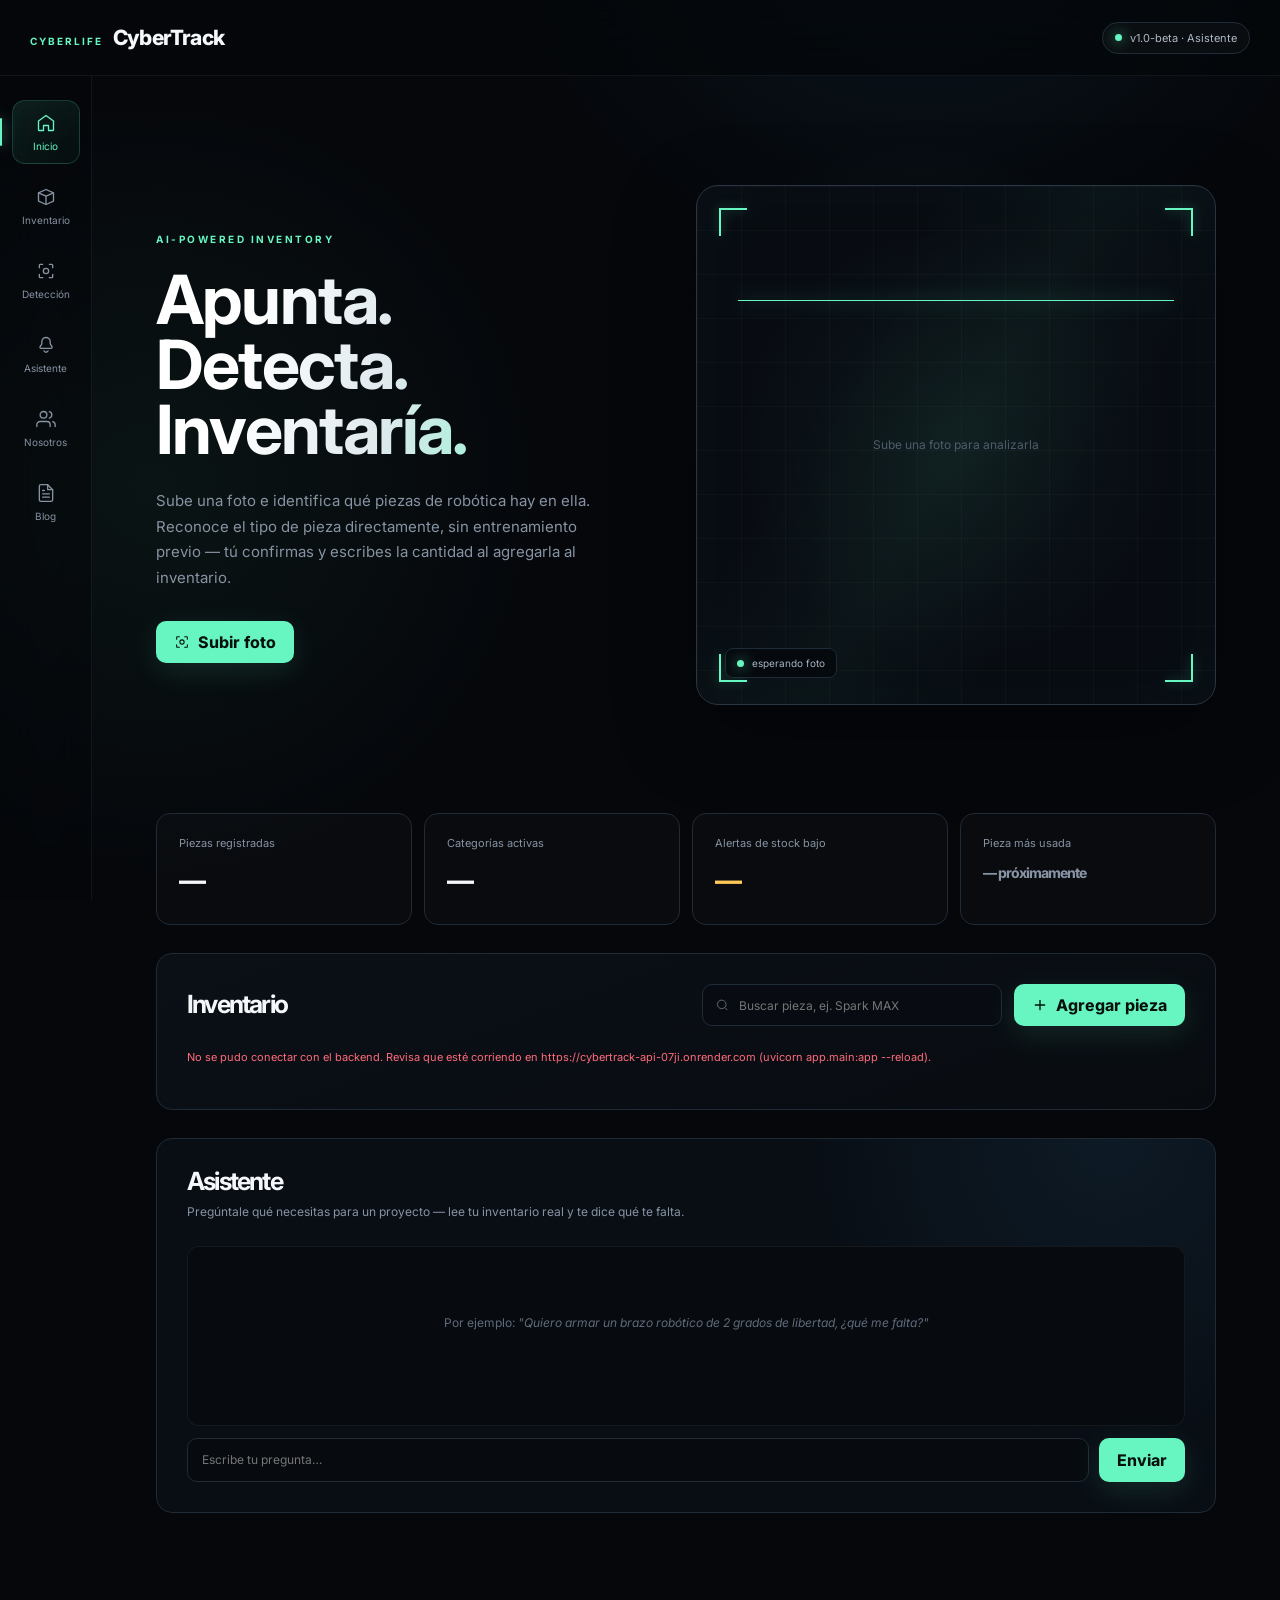
<file: index.html>
<!DOCTYPE html>
<html lang="es">
<head>
<meta charset="UTF-8">
<meta name="viewport" content="width=device-width, initial-scale=1.0">
<meta name="theme-color" content="#05070b">
<title>CyberTrack — CyberLife</title>

<style>
@import url('https://fonts.googleapis.com/css2?family=Inter:wght@400;500;600;700;800&display=swap');

:root{
  --bg:#05070b;
  --surface:#090d13;
  --surface-2:#0d131b;
  --surface-3:#111923;
  --line:#202b38;
  --line-soft:rgba(255,255,255,.055);
  --text:#f5f8fb;
  --muted:#8793a3;
  --muted-2:#5f6b7b;
  --accent:#67f6c1;
  --accent-2:#46b8ff;
  --warning:#ffc857;
  --danger:#ff6b7a;
  --radius:16px;
  --shadow:0 25px 80px rgba(0,0,0,.35);
}

*{box-sizing:border-box;margin:0;padding:0}
html{scroll-behavior:smooth}
body{
  min-height:100vh;
  background:
    radial-gradient(circle at 72% -10%,rgba(70,184,255,.09),transparent 28rem),
    radial-gradient(circle at 12% 30%,rgba(103,246,193,.055),transparent 25rem),
    var(--bg);
  color:var(--text);
  font-family:Inter,system-ui,sans-serif;
  -webkit-font-smoothing:antialiased;
  overflow-x:hidden;
}
button,input{font:inherit}
button{cursor:pointer;background:none;border:0;color:inherit;appearance:none}
svg{display:block}

/* ---------- TOP BAR ---------- */
.topbar{
  height:76px;
  position:fixed;
  inset:0 0 auto 0;
  z-index:100;
  display:flex;
  align-items:center;
  justify-content:space-between;
  padding:0 30px;
  border-bottom:1px solid var(--line-soft);
  background:rgba(5,7,11,.72);
  backdrop-filter:blur(22px);
}
.brand{display:flex;align-items:baseline;gap:10px}
.brand__eyebrow{
  color:var(--accent);
  font-size:10px;
  font-weight:700;
  letter-spacing:2px;
  text-transform:uppercase;
}
.brand__name{
  font-size:21px;
  font-weight:800;
  letter-spacing:-.8px;
}
.version-badge{
  display:flex;
  align-items:center;
  gap:8px;
  padding:8px 12px;
  border:1px solid var(--line);
  border-radius:999px;
  color:#aeb8c6;
  background:rgba(255,255,255,.025);
  font-size:11px;
}
.version-badge__dot,.dot{
  width:7px;height:7px;border-radius:50%;
  background:var(--accent);
  box-shadow:0 0 14px rgba(103,246,193,.85);
}

/* ---------- LAYOUT ---------- */
.shell{
  display:flex;
  max-width:1540px;
  margin:0 auto;
  padding-top:76px;
}
.rail{
  width:92px;
  min-width:92px;
  position:fixed;
  top:76px;
  bottom:0;
  display:flex;
  flex-direction:column;
  align-items:center;
  gap:10px;
  padding:24px 12px;
  border-right:1px solid var(--line-soft);
  background:rgba(5,7,11,.5);
  backdrop-filter:blur(18px);
}
.rail__item{
  position:relative;
  width:68px;
  min-height:64px;
  border:1px solid transparent;
  border-radius:13px;
  color:var(--muted);
  background:transparent;
  display:flex;
  flex-direction:column;
  align-items:center;
  justify-content:center;
  gap:7px;
  font-size:10px;
  transition:.25s ease;
  text-decoration: none;
}
.rail__item:hover{
  color:#eaf1f7;
  background:rgba(255,255,255,.035);
}
.rail__item.is-active{
  color:var(--accent);
  background:linear-gradient(145deg,rgba(103,246,193,.10),rgba(103,246,193,.025));
  border-color:rgba(103,246,193,.18);
  box-shadow:inset 0 0 30px rgba(103,246,193,.025);
}
.rail__item.is-active:before{
  content:"";
  position:absolute;
  left:-13px;
  width:2px;height:28px;
  border-radius:4px;
  background:var(--accent);
  box-shadow:0 0 14px var(--accent);
}
.rail__icon{width:20px;height:20px}
.rail__soon{
  position:absolute;
  top:5px;right:5px;
  font-size:7px;
  color:var(--muted-2);
  text-transform:uppercase;
}
.main{
  width:calc(100% - 92px);
  margin-left:92px;
  padding:54px clamp(28px,5vw,82px) 100px;
}

/* ---------- SHARED ---------- */
section{scroll-margin-top:100px}
h1,h2,h3{letter-spacing:-1.8px}
h1{font-size:clamp(42px,5.3vw,76px);line-height:.96}
h2{font-size:clamp(28px,3vw,43px);line-height:1.02}
p{line-height:1.7}
.btn-primary,.btn-ghost{
  min-height:42px;
  padding:0 17px;
  border-radius:10px;
  border:1px solid transparent;
  display:inline-flex;
  align-items:center;
  justify-content:center;
  gap:8px;
  transition:.25s ease;
}
.btn-primary{
  color:#06100c;
  background:var(--accent);
  font-weight:750;
  box-shadow:0 8px 30px rgba(103,246,193,.12);
}
.btn-primary:hover{
  transform:translateY(-2px);
  box-shadow:0 12px 34px rgba(103,246,193,.2);
  filter:brightness(1.04);
}
.btn-ghost{
  color:#c5cfdb;
  border-color:var(--line);
  background:rgba(255,255,255,.025);
}
.btn-ghost:hover{border-color:#394655;color:white;background:rgba(255,255,255,.045)}
.reveal-zoom{animation:rise .6s ease both}
@keyframes rise{
  from{opacity:0;transform:translateY(16px)}
  to{opacity:1;transform:none}
}

/* ---------- HERO ---------- */
.hero{
  min-height:620px;
  display:grid;
  grid-template-columns:minmax(0,1fr) minmax(420px,520px);
  align-items:center;
  gap:clamp(40px,7vw,100px);
  position:relative;
  padding:55px 0 80px;
}
.hero:before{
  content:"";
  position:absolute;
  width:500px;height:500px;
  right:5%;top:0;
  border-radius:50%;
  background:radial-gradient(circle,rgba(103,246,193,.075),transparent 68%);
  pointer-events:none;
}
.hero__text{position:relative;z-index:2}
.hero__text:before{
  content:"AI-POWERED INVENTORY";
  display:inline-flex;
  margin-bottom:22px;
  color:var(--accent);
  font-size:10px;
  font-weight:700;
  letter-spacing:2.5px;
}
.hero__text h1{
  max-width:760px;
  background:linear-gradient(100deg,#fff 20%,#dfe9ee 52%,var(--accent) 100%);
  -webkit-background-clip:text;
  color:transparent;
}
.hero__text p{
  max-width:650px;
  margin-top:26px;
  color:var(--muted);
  font-size:15px;
}
.scan-controls{
  display:flex;
  align-items:center;
  gap:12px;
  margin-top:31px;
}
.scan-controls__hint{font-size:11px;color:var(--muted-2)}

.scan-frame{
  width:min(100%,520px);
  aspect-ratio:1/1;
  justify-self:end;
  position:relative;
  border:1px solid #293543;
  border-radius:22px;
  background:
    linear-gradient(rgba(255,255,255,.025) 1px,transparent 1px),
    linear-gradient(90deg,rgba(255,255,255,.025) 1px,transparent 1px),
    radial-gradient(circle at center,rgba(103,246,193,.055),transparent 60%),
    #080c12;
  background-size:44px 44px,44px 44px,auto,auto;
  box-shadow:var(--shadow),inset 0 0 80px rgba(103,246,193,.025);
  overflow:hidden;
}
.scan-frame:after{
  content:"";
  position:absolute;
  inset:0;
  background:linear-gradient(120deg,transparent 30%,rgba(103,246,193,.035),transparent 70%);
  animation:sweep 5s linear infinite;
}
@keyframes sweep{from{transform:translateX(-100%)}to{transform:translateX(100%)}}
.scan-frame__corner{
  position:absolute;width:28px;height:28px;z-index:4;
  border-color:var(--accent);border-style:solid;
  filter:drop-shadow(0 0 6px rgba(103,246,193,.4));
}
.scan-frame__corner--tl{top:22px;left:22px;border-width:2px 0 0 2px}
.scan-frame__corner--tr{top:22px;right:22px;border-width:2px 2px 0 0}
.scan-frame__corner--bl{bottom:22px;left:22px;border-width:0 0 2px 2px}
.scan-frame__corner--br{bottom:22px;right:22px;border-width:0 2px 2px 0}
.scan-frame__image{
  position:absolute;inset:0;width:100%;height:100%;object-fit:contain;z-index:2;
}
.scan-frame__line{
  position:absolute;z-index:3;left:8%;right:8%;height:1px;top:22%;
  background:var(--accent);
  box-shadow:0 0 18px rgba(103,246,193,.8);
  animation:scanner 3.2s ease-in-out infinite;
}
@keyframes scanner{0%,100%{top:18%}50%{top:82%}}
.scan-frame__placeholder{
  position:absolute;inset:0;display:grid;place-items:center;
  color:#4f5c6c;font-size:12px;z-index:1;
}
.scan-frame__badge{
  position:absolute;left:28px;bottom:26px;z-index:5;
  display:flex;align-items:center;gap:8px;
  padding:8px 11px;border:1px solid var(--line);
  border-radius:8px;background:rgba(5,7,11,.75);
  backdrop-filter:blur(12px);
  color:#a9b4c2;font-size:10px;
}

/* ---------- RESULTS ---------- */
.detection-results,.stats,.inventory,.assistant{
  margin-top:28px;
}
.detection-results{
  padding:26px;
  border:1px solid var(--line);
  border-radius:var(--radius);
  background:linear-gradient(145deg,rgba(255,255,255,.035),rgba(255,255,255,.012));
}
.detection-results h2{font-size:23px}
.detection-results__note{
  margin:7px 0 20px;color:var(--muted);font-size:12px;
}
.detection-list{display:grid;gap:10px}

/* ---------- STATS ---------- */
.stats{
  display:grid;
  grid-template-columns:repeat(4,1fr);
  gap:12px;
}
.stat-card{
  min-height:112px;
  padding:22px;
  border:1px solid var(--line);
  border-radius:14px;
  background:rgba(255,255,255,.018);
  transition:.25s;
}
.stat-card:hover{transform:translateY(-3px);border-color:#2d3946;background:rgba(255,255,255,.028)}
.stat-card__label{display:block;color:var(--muted);font-size:11px;margin-bottom:14px}
.stat-card__value{display:block;font-size:27px;font-weight:750;letter-spacing:-1px}
.stat-card--warn .stat-card__value{color:var(--warning)}
.stat-card__value--small{font-size:14px;color:var(--muted)}

/* ---------- INVENTORY ---------- */
.inventory{
  padding:30px;
  border:1px solid var(--line);
  border-radius:var(--radius);
  background:linear-gradient(160deg,#0b1017,#080c11);
}
.inventory__head{
  display:grid;
  grid-template-columns:1fr minmax(200px,300px) auto;
  gap:12px;
  align-items:center;
  margin-bottom:24px;
}
.inventory__head h2{font-size:25px}
.search{
  height:42px;
  display:flex;
  align-items:center;
  gap:9px;
  padding:0 12px;
  border:1px solid var(--line);
  border-radius:10px;
  background:#080c12;
  color:var(--muted-2);
}
.search input{
  width:100%;border:0;outline:0;background:transparent;color:white;font-size:12px;
}
.inventory-status{color:var(--muted-2);font-size:11px;margin-bottom:15px}

/* ---------- ASSISTANT ---------- */
.assistant{
  padding:30px;
  border:1px solid var(--line);
  border-radius:var(--radius);
  background:
    radial-gradient(circle at 90% 0,rgba(70,184,255,.07),transparent 30%),
    #090e15;
}
.assistant__head h2{font-size:25px}
.assistant__subtitle{color:var(--muted);font-size:12px;margin-top:7px}
.assistant__chat{
  min-height:180px;
  max-height:420px;
  overflow:auto;
  margin-top:24px;
  padding:18px;
  border:1px solid var(--line-soft);
  border-radius:12px;
  background:#070b10;
}
.assistant__empty{
  color:var(--muted-2);
  font-size:12px;
  text-align:center;
  padding:50px 20px;
}
.assistant__form{
  display:flex;gap:10px;margin-top:12px;
}
.assistant__form input{
  flex:1;height:44px;padding:0 14px;
  border:1px solid var(--line);border-radius:10px;
  outline:0;background:#070b10;color:white;font-size:12px;
}
.assistant__form input:focus,.search:focus-within{
  border-color:rgba(103,246,193,.45);
  box-shadow:0 0 0 3px rgba(103,246,193,.05);
}

/* ---------- MODAL ---------- */
.modal-backdrop{
  position:fixed;inset:0;z-index:500;
  display:grid;place-items:center;
  padding:20px;
  background:rgba(0,0,0,.7);
  backdrop-filter:blur(12px);
}

.modal-backdrop[hidden]{
  display:none !important;
}

.modal{
  width:min(100%,510px);
  padding:25px;
  border:1px solid #2a3542;
  border-radius:18px;
  background:#0b1017;
  box-shadow:0 35px 100px rgba(0,0,0,.6);
}
.modal__head{
  display:flex;justify-content:space-between;align-items:center;
  margin-bottom:24px;
}
.modal__head h3{font-size:21px}
.modal__close{
  width:34px;height:34px;border-radius:9px;
  border:1px solid var(--line);background:transparent;color:var(--muted);
}
.modal__close:hover{color:white;background:rgba(255,255,255,.04)}
.field{display:block;margin-bottom:15px}
.field>span{display:block;color:#aeb8c5;font-size:11px;margin-bottom:7px}
.field input{
  width:100%;height:42px;padding:0 12px;
  border:1px solid var(--line);border-radius:9px;
  outline:0;background:#070b10;color:white;font-size:12px;
}
.field-row{display:grid;grid-template-columns:1fr 1fr;gap:12px}
.form-error{color:var(--danger);font-size:11px;margin:12px 0}
.modal__actions{display:flex;justify-content:flex-end;gap:9px;margin-top:22px}

/* ---------- CATEGORÍAS E INVENTARIO (generado por app.js) ---------- */
.category{margin-bottom:22px}
.category h3{
  font-size:10px;letter-spacing:1.5px;text-transform:uppercase;
  color:var(--muted-2);margin-bottom:10px;padding-left:2px;
}
.parts-table{
  width:100%;border-collapse:collapse;
  border:1px solid var(--line);border-radius:12px;overflow:hidden;
  background:rgba(255,255,255,.015);
}
.parts-table td{
  padding:14px 16px;border-bottom:1px solid var(--line-soft);font-size:13px;
}
.parts-table tr:last-child td{border-bottom:0}
.part-name{color:var(--text)}
.part-code{color:var(--muted-2);font-size:11px}
.part-count{font-weight:700;text-align:right;width:60px}
.is-low .part-count{color:var(--warning)}
.low-flag{
  display:inline-block;margin-left:9px;padding:2px 7px;
  border-radius:999px;background:rgba(255,200,87,.12);
  color:var(--warning);font-size:9px;letter-spacing:.5px;text-transform:uppercase;
}
.part-actions{width:36px;text-align:right}
.qty-edit{
  color:var(--text);font-weight:700;border-radius:6px;padding:3px 7px;
}
.qty-edit:hover{background:rgba(103,246,193,.08);color:var(--accent)}
.qty-input{
  width:52px;text-align:right;padding:3px 7px;
  border:1px solid var(--accent);border-radius:6px;
  background:#070b10;color:var(--text);font-weight:700;font-size:13px;
}
.btn-icon{
  width:30px;height:30px;border-radius:8px;display:inline-flex;
  align-items:center;justify-content:center;color:var(--muted-2);
}
.btn-icon:hover{background:rgba(255,107,122,.1);color:var(--danger)}

/* ---------- DETECCIÓN (generado por app.js) ---------- */
.detection-item{
  display:flex;align-items:center;justify-content:space-between;gap:12px;
  padding:14px 16px;border:1px solid var(--line);border-radius:11px;
  background:rgba(255,255,255,.018);
}
.detection-item__info{display:flex;flex-direction:column;gap:3px}
.detection-item__label{font-size:13px;text-transform:capitalize;color:var(--text)}
.detection-item__meta{font-size:11px;color:var(--accent-2)}
.detection-item__status{font-size:11px;color:var(--muted);text-align:right;white-space:nowrap}
.detection-item__status.is-error{color:var(--danger)}
.detection-item__undo{
  margin-left:6px;color:var(--accent-2);text-decoration:underline;
  text-underline-offset:2px;font-size:11px;
}
.detection-item__undo:hover{color:var(--danger)}
.detection-tag{
  position:absolute;z-index:6;display:flex;align-items:center;gap:7px;
  padding:5px 9px;border:1px solid var(--accent);border-radius:8px;
  background:rgba(5,7,11,.85);font-size:11px;color:var(--text);
}
.detection-tag b{color:var(--accent);font-weight:700}
.scan-controls__hint.is-error{color:var(--danger)}

/* ---------- CHAT DEL ASISTENTE (generado por app.js) ---------- */
.assistant__msg{
  max-width:80%;padding:11px 15px;border-radius:12px;font-size:13px;
  line-height:1.55;white-space:pre-wrap;
}
.assistant__msg--user{
  align-self:flex-end;margin-left:auto;
  background:rgba(103,246,193,.12);border:1px solid rgba(103,246,193,.25);
  color:var(--text);
}
.assistant__msg--assistant{
  background:rgba(255,255,255,.03);border:1px solid var(--line);color:var(--text);
}
.assistant__msg--error{
  background:rgba(255,107,122,.08);border:1px solid rgba(255,107,122,.3);color:var(--danger);
}
.assistant__msg--pending{color:var(--muted-2);font-size:11px}
.assistant__chat{display:flex;flex-direction:column;gap:12px}

/* ---------- ESTADOS GENÉRICOS ---------- */
.inventory-status.is-error{color:var(--danger)}
.inventory-status.is-hidden{display:none}
.detection-results[hidden]{display:none}

/* ---------- MOBILE ---------- */
@media(max-width:1050px){
  .hero{grid-template-columns:1fr}
  .scan-frame{justify-self:start;width:min(100%,600px)}
  .stats{grid-template-columns:repeat(2,1fr)}
}
@media(max-width:760px){
  .topbar{padding:0 17px}
  .version-badge{display:none}
  .shell{display:block}
  .rail{
    top:auto;left:0;right:0;bottom:0;
    width:100%;height:68px;min-width:0;
    flex-direction:row;justify-content:space-around;
    padding:6px 8px;z-index:120;
    border-right:0;border-top:1px solid var(--line-soft);
  }
  .rail__item{width:70px;min-height:54px}
  .rail__item.is-active:before{display:none}
  .main{width:100%;margin-left:0;padding:34px 17px 100px}
  .hero{padding-top:28px;min-height:auto}
  .hero__text h1{font-size:46px}
  .hero__text p{font-size:14px}
  .scan-controls{flex-wrap:wrap}
  .stats{grid-template-columns:1fr 1fr}
  .inventory{padding:20px}
  .inventory__head{grid-template-columns:1fr}
  .assistant{padding:20px}
}
@media(max-width:480px){
  .brand__eyebrow{display:none}
  .brand__name{font-size:19px}
  .hero__text h1{font-size:40px}
  .stats{grid-template-columns:1fr}
  .field-row{grid-template-columns:1fr}
  .assistant__form{flex-direction:column}
}
</style>
</head>

<body>

<!-- ======================= TOP BAR ======================= -->
<header class="topbar">
  <div class="brand">
    <span class="brand__eyebrow">CyberLife</span>
    <span class="brand__name">CyberTrack</span>
  </div>
  <div class="version-badge" title="Fase actual del roadmap">
    <span class="version-badge__dot"></span>
    v1.0-beta · Asistente
  </div>
</header>

<div class="shell">

<!-- ======================= NAV RAIL ======================= -->
  <nav class="rail" aria-label="Navegación principal">

    <!-- Enlace a Inicio -->
    <a href="inicio.html" class="rail__item is-active">
      <svg class="rail__icon" viewBox="0 0 24 24" fill="none"><path d="M3 9.5L12 3l9 6.5V20a1 1 0 0 1-1 1h-5v-6h-6v6H4a1 1 0 0 1-1-1V9.5z" stroke="currentColor" stroke-width="1.6" stroke-linecap="round" stroke-linejoin="round"/></svg>
      <span>Inicio</span>
    </a>

    <!-- Inventario -->
    <button class="rail__item" data-tab="inventario" data-scroll-to="inventorySection">
      <svg class="rail__icon" viewBox="0 0 24 24" fill="none"><path d="M3 7l9-4 9 4-9 4-9-4Z" stroke="currentColor" stroke-width="1.6" stroke-linejoin="round"/><path d="M3 7v10l9 4 9-4V7" stroke="currentColor" stroke-width="1.6" stroke-linejoin="round"/><path d="M12 11v10" stroke="currentColor" stroke-width="1.6"/></svg>
      <span>Inventario</span>
    </button>

    <!-- Detección -->
    <button class="rail__item" data-tab="deteccion" data-scroll-to="detectionSection">
      <svg class="rail__icon" viewBox="0 0 24 24" fill="none"><path d="M4 8V5a1 1 0 0 1 1-1h3M20 8V5a1 1 0 0 0-1-1h-3M4 16v3a1 1 0 0 0 1 1h3M20 16v3a1 1 0 0 1-1 1h-3" stroke="currentColor" stroke-width="1.6" stroke-linecap="round"/><circle cx="12" cy="12" r="3.2" stroke="currentColor" stroke-width="1.6"/></svg>
      <span>Detección</span>
    </button>

    <!-- Asistente -->
    <button class="rail__item" data-tab="asistente" data-scroll-to="assistantSection">
      <svg class="rail__icon" viewBox="0 0 24 24" fill="none"><path d="M12 3a5 5 0 0 0-5 5v2.2c0 .5-.16 1-.46 1.4L5 13.8c-.7.9-.06 2.2 1.06 2.2H18c1.13 0 1.76-1.3 1.06-2.2l-1.53-2.2a2.4 2.4 0 0 1-.46-1.4V8a5 5 0 0 0-5-5Z" stroke="currentColor" stroke-width="1.6" stroke-linejoin="round"/><path d="M9.5 19a2.7 2.7 0 0 0 5 0" stroke="currentColor" stroke-width="1.6" stroke-linecap="round"/></svg>
      <span>Asistente</span>
    </button>

    <!-- Enlace a Nosotros -->
    <a href="nosotros.html" class="rail__item">
      <svg class="rail__icon" viewBox="0 0 24 24" fill="none"><path d="M17 21v-2a4 4 0 0 0-4-4H5a4 4 0 0 0-4 4v2" stroke="currentColor" stroke-width="1.6" stroke-linecap="round"/><circle cx="9" cy="7" r="4" stroke="currentColor" stroke-width="1.6"/><path d="M23 21v-2a4 4 0 0 0-3-3.87" stroke="currentColor" stroke-width="1.6" stroke-linecap="round"/><path d="M16 3.13a4 4 0 0 1 0 7.75" stroke="currentColor" stroke-width="1.6" stroke-linecap="round"/></svg>
      <span>Nosotros</span>
    </a>

    <!-- Enlace a Blog -->
    <a href="blog.html" class="rail__item">
      <svg class="rail__icon" viewBox="0 0 24 24" fill="none"><path d="M14 2H6a2 2 0 0 0-2 2v16a2 2 0 0 0 2 2h12a2 2 0 0 0 2-2V8z" stroke="currentColor" stroke-width="1.6" stroke-linecap="round" stroke-linejoin="round"/><path d="M14 2v6h6M16 13H8M16 17H8M10 9H8" stroke="currentColor" stroke-width="1.6" stroke-linecap="round" stroke-linejoin="round"/></svg>
      <span>Blog</span>
    </a>

  </nav>

  <!-- ======================= MAIN ======================= -->
  <main class="main">

    <!-- HERO -->
    <section class="hero" id="detectionSection" aria-label="Detección de piezas">
      <div class="hero__text">
        <h1>Apunta. Detecta. Inventaría.</h1>
        <p>Sube una foto e identifica qué piezas de robótica hay en ella. Reconoce el tipo de pieza directamente, sin entrenamiento previo — tú confirmas y escribes la cantidad al agregarla al inventario.</p>

        <div class="scan-controls">
          <input type="file" id="photoInput" accept="image/jpeg,image/png,image/webp,image/heic,image/heif,.heic,.heif" hidden>
          <button type="button" class="btn-primary" id="choosePhoto">
            <svg viewBox="0 0 24 24" fill="none" width="16" height="16"><path d="M4 8V5a1 1 0 0 1 1-1h3M20 8V5a1 1 0 0 0-1-1h-3M4 16v3a1 1 0 0 0 1 1h3M20 16v3a1 1 0 0 1-1 1h-3" stroke="currentColor" stroke-width="1.6" stroke-linecap="round"/><circle cx="12" cy="12" r="3.2" stroke="currentColor" stroke-width="1.6"/></svg>
            Subir foto
          </button>
          <span class="scan-controls__hint" id="detectHint"></span>
        </div>
      </div>

      <div class="scan-frame reveal-zoom" id="scanFrame">
        <span class="scan-frame__corner scan-frame__corner--tl"></span>
        <span class="scan-frame__corner scan-frame__corner--tr"></span>
        <span class="scan-frame__corner scan-frame__corner--bl"></span>
        <span class="scan-frame__corner scan-frame__corner--br"></span>

        <img id="scanImage" class="scan-frame__image" hidden alt="Foto analizada">
        <div class="scan-frame__line" id="scanLine" aria-hidden="true"></div>
        <p class="scan-frame__placeholder" id="scanPlaceholder">Sube una foto para analizarla</p>

        <div class="scan-frame__badge" id="scanBadge">
          <span class="dot"></span> esperando foto
        </div>

        <div id="detectionTags"></div>
      </div>
    </section>

    <!-- DETECTION RESULTS -->
    <section class="detection-results reveal-zoom" id="detectionResults" hidden aria-label="Resultados de la detección">
      <h2>Objetos detectados</h2>
      <p class="detection-results__note">CyberIA puede equivocarse o no reconocer una pieza — revisa cada resultado antes de agregarlo, y escribe tú la cantidad.</p>
      <div id="detectionList" class="detection-list"></div>
    </section>

    <!-- STATS ROW -->
    <section class="stats reveal-zoom" aria-label="Resumen del inventario">
      <div class="stat-card">
        <span class="stat-card__label">Piezas registradas</span>
        <span class="stat-card__value" id="statTotalParts">—</span>
      </div>
      <div class="stat-card">
        <span class="stat-card__label">Categorías activas</span>
        <span class="stat-card__value" id="statCategories">—</span>
      </div>
      <div class="stat-card stat-card--warn">
        <span class="stat-card__label">Alertas de stock bajo</span>
        <span class="stat-card__value" id="statLowStock">—</span>
      </div>
      <div class="stat-card">
        <span class="stat-card__label">Pieza más usada</span>
        <span class="stat-card__value stat-card__value--small" title="Llega con el módulo de Historial (v0.5)">— próximamente</span>
      </div>
    </section>

    <!-- INVENTORY -->
    <section class="inventory reveal-zoom" id="inventorySection" aria-label="Inventario por categoría">
      <div class="inventory__head">
        <h2>Inventario</h2>
        <div class="search">
          <svg viewBox="0 0 24 24" fill="none" width="16" height="16"><circle cx="11" cy="11" r="7" stroke="currentColor" stroke-width="1.6"/><path d="M20 20l-3.5-3.5" stroke="currentColor" stroke-width="1.6" stroke-linecap="round"/></svg>
          <input type="text" placeholder="Buscar pieza, ej. Spark MAX" aria-label="Buscar pieza">
        </div>
        <button class="btn-primary" id="openAddPart" type="button">
          <svg viewBox="0 0 24 24" fill="none" width="16" height="16"><path d="M12 5v14M5 12h14" stroke="currentColor" stroke-width="2" stroke-linecap="round"/></svg>
          Agregar pieza
        </button>
      </div>

      <div id="inventoryStatus" class="inventory-status">Cargando inventario…</div>
      <div id="inventoryContainer"></div>
    </section>

    <!-- ASSISTANT -->
    <section class="assistant reveal-zoom" id="assistantSection" aria-label="Asistente técnico">
      <div class="assistant__head">
        <h2>Asistente</h2>
        <p class="assistant__subtitle">Pregúntale qué necesitas para un proyecto — lee tu inventario real y te dice qué te falta.</p>
      </div>

      <div class="assistant__chat" id="assistantChat">
        <div class="assistant__empty" id="assistantEmpty">
          Por ejemplo: <em>"Quiero armar un brazo robótico de 2 grados de libertad, ¿qué me falta?"</em>
        </div>
      </div>

      <form class="assistant__form" id="assistantForm">
        <input type="text" id="assistantInput" placeholder="Escribe tu pregunta…" autocomplete="off" required>
        <button type="submit" class="btn-primary" id="assistantSend">Enviar</button>
      </form>
    </section>

  </main>
</div>

<!-- ======================= MODAL ======================= -->
<div class="modal-backdrop" id="addPartBackdrop" hidden>
  <div class="modal" role="dialog" aria-modal="true" aria-labelledby="addPartTitle">
    <div class="modal__head">
      <h3 id="addPartTitle">Agregar pieza</h3>
      <button type="button" class="modal__close" id="closeAddPart" aria-label="Cerrar">
        <svg viewBox="0 0 24 24" fill="none" width="16" height="16"><path d="M6 6l12 12M18 6L6 18" stroke="currentColor" stroke-width="1.8" stroke-linecap="round"/></svg>
      </button>
    </div>

    <form id="addPartForm">
      <label class="field">
        <span>Nombre</span>
        <input type="text" name="name" required placeholder="ej. Motor Kraken X60">
      </label>
      <label class="field">
        <span>Código</span>
        <input type="text" name="code" required placeholder="ej. MTR-KX2">
      </label>
      <label class="field">
        <span>Categoría</span>
        <input type="text" name="category" required placeholder="ej. Motores" list="categoryOptions">
        <datalist id="categoryOptions"></datalist>
      </label>
      <div class="field-row">
        <label class="field">
          <span>Cantidad</span>
          <input type="number" name="quantity" min="0" value="1" required>
        </label>
        <label class="field">
          <span>Umbral de stock bajo</span>
          <input type="number" name="low_stock_threshold" min="0" value="2" required>
        </label>
      </div>

      <p class="form-error" id="addPartError" hidden></p>

      <div class="modal__actions">
        <button type="button" class="btn-ghost" id="cancelAddPart">Cancelar</button>
        <button type="submit" class="btn-primary">Guardar pieza</button>
      </div>
    </form>
  </div>
</div>

<script src="app.js"></script>
</body>
</html>
</file>
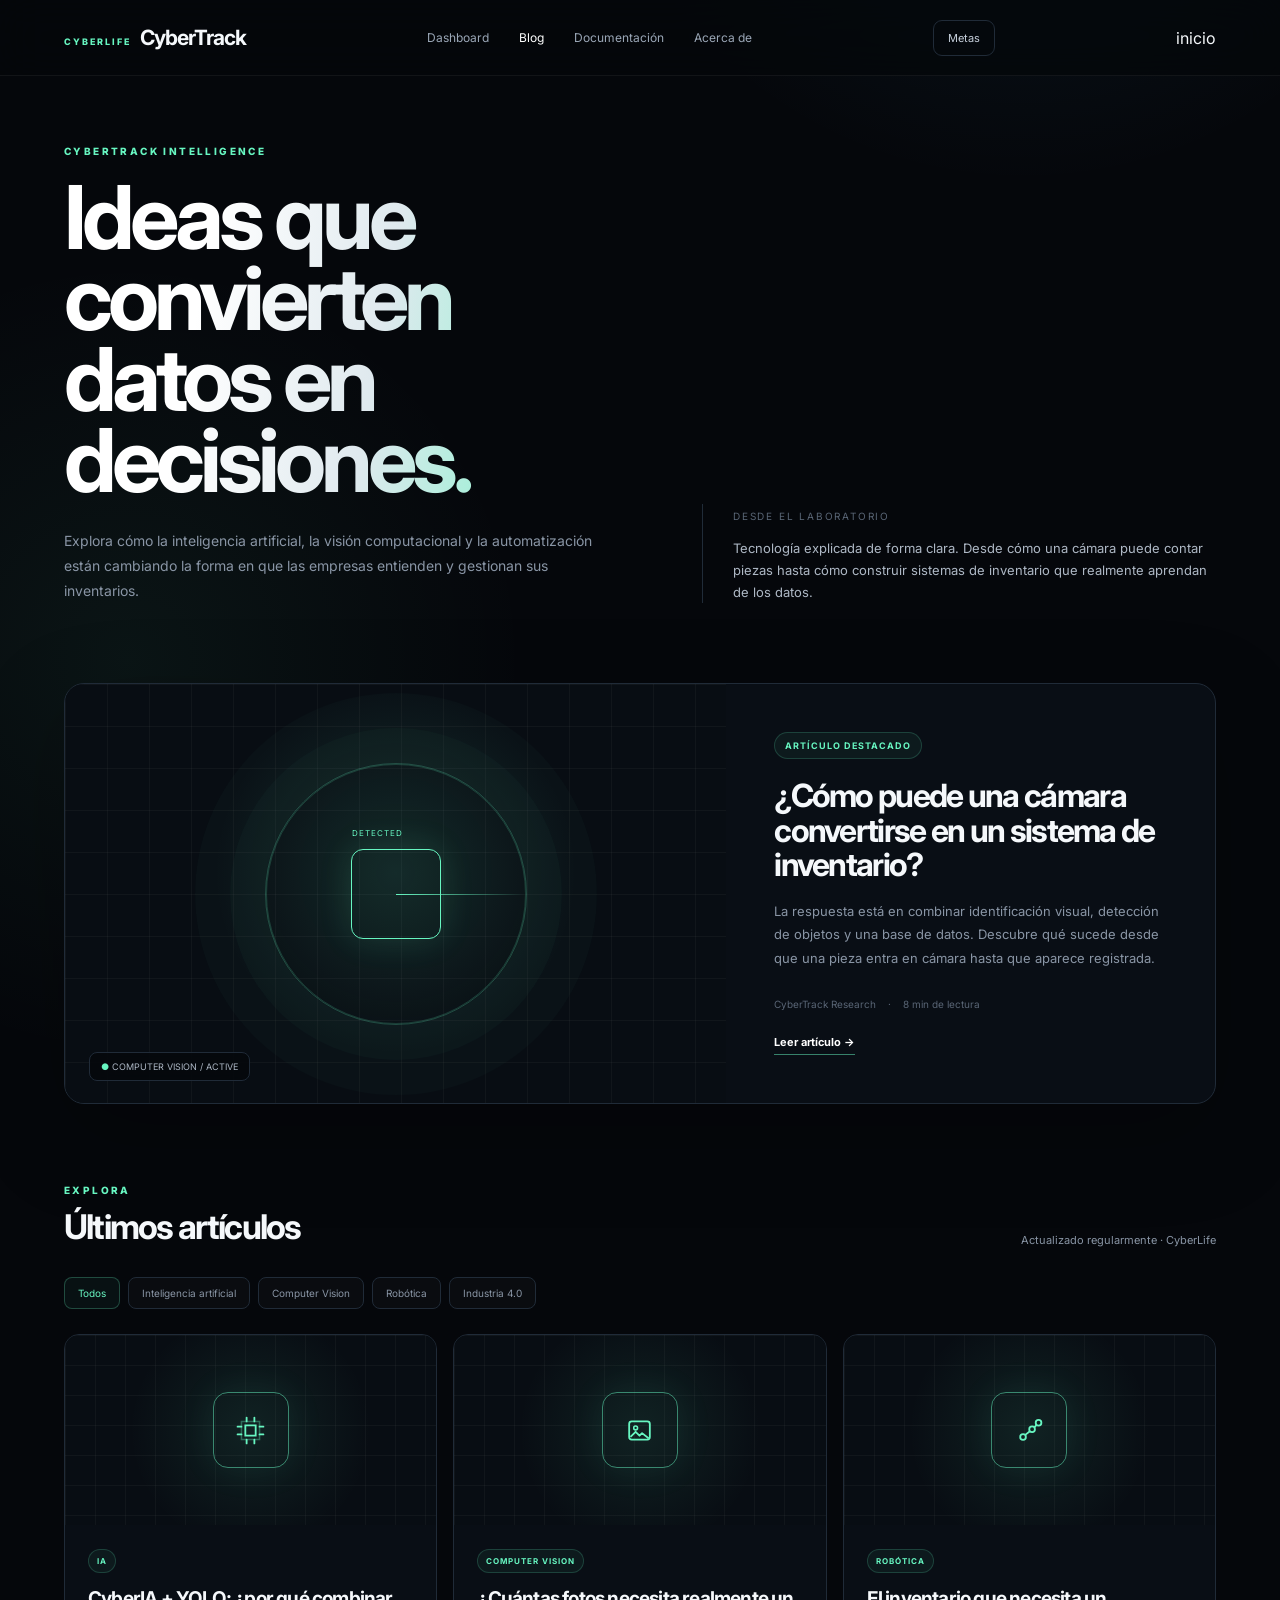
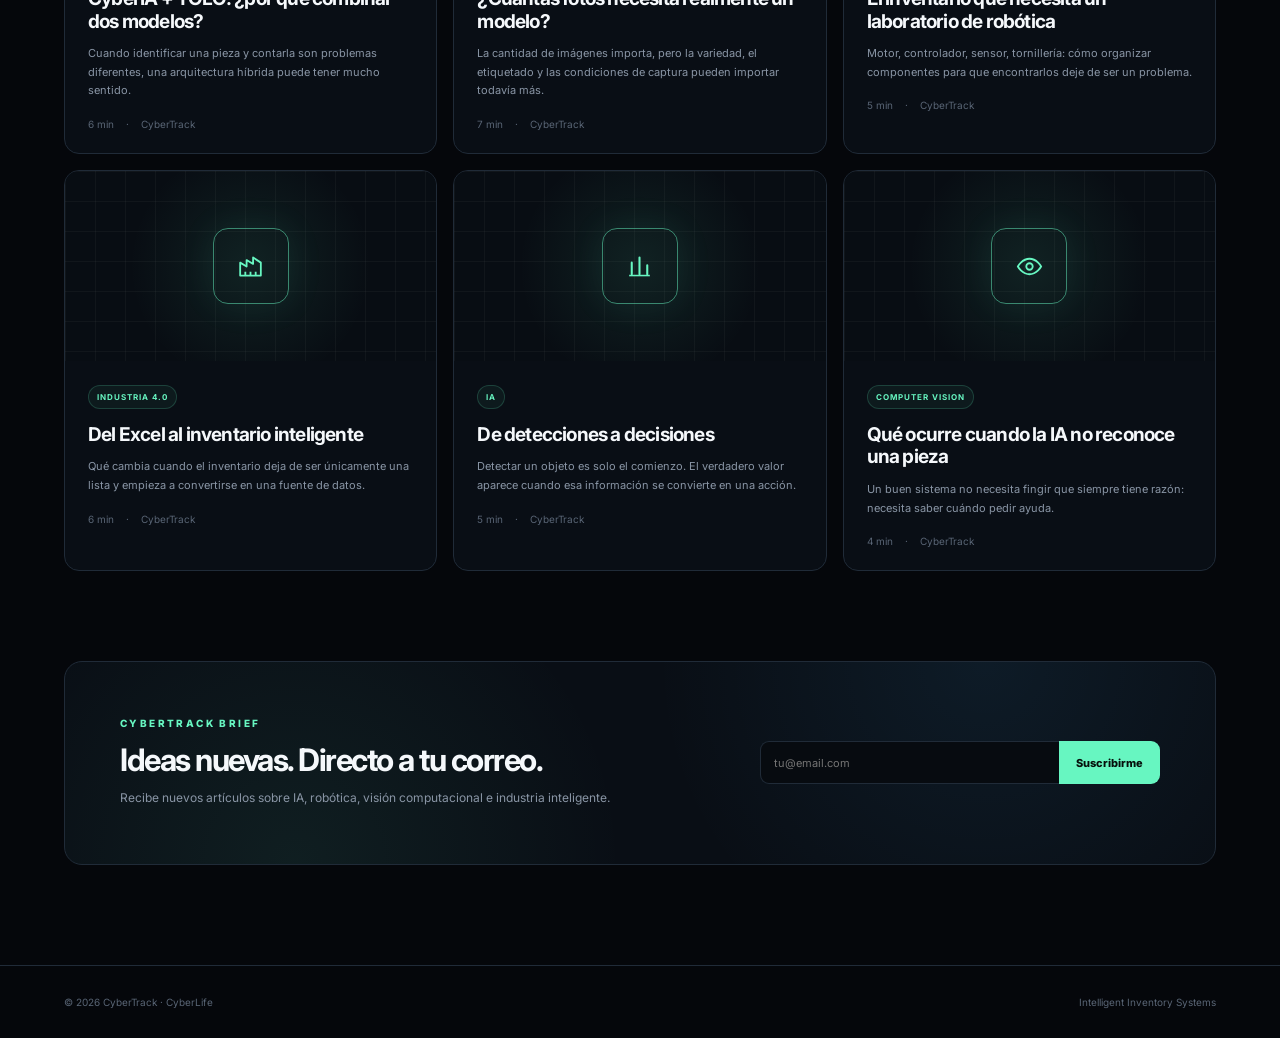
<file: blog.html>
<!DOCTYPE html>
<html lang="es">
<head>
<meta charset="UTF-8">
<meta name="viewport" content="width=device-width, initial-scale=1.0">
<meta name="theme-color" content="#05070b">
<title>CyberTrack — Blog</title>
<style>
@import url('https://fonts.googleapis.com/css2?family=Inter:wght@400;500;600;700;800&display=swap');
:root{--bg:#05070b;--surface:#090e15;--line:#202b38;--text:#f5f8fb;--muted:#8995a5;--muted2:#596575;--accent:#67f6c1;--blue:#46b8ff}
*{box-sizing:border-box;margin:0;padding:0}
html{scroll-behavior:smooth}
body{background:radial-gradient(circle at 80% -10%,rgba(70,184,255,.10),transparent 28rem),radial-gradient(circle at 10% 25%,rgba(103,246,193,.06),transparent 25rem),var(--bg);color:var(--text);font-family:Inter,system-ui,sans-serif;-webkit-font-smoothing:antialiased}
a{text-decoration:none;color:inherit}button,input{font:inherit}
.nav{position:fixed;top:0;left:0;right:0;height:76px;z-index:100;display:flex;align-items:center;justify-content:space-between;padding:0 clamp(20px,5vw,75px);border-bottom:1px solid rgba(255,255,255,.055);background:rgba(5,7,11,.72);backdrop-filter:blur(22px)}
.logo{display:flex;align-items:baseline;gap:9px}.logo small{color:var(--accent);font-size:9px;letter-spacing:2px;font-weight:800;text-transform:uppercase}.logo strong{font-size:21px;letter-spacing:-1px}
.navlinks{display:flex;gap:30px;color:#9ba7b7;font-size:12px}.navlinks a{transition:.2s}.navlinks a:hover,.navlinks .active{color:white}
.nav-btn{border:1px solid var(--line);border-radius:9px;padding:10px 14px;font-size:11px;color:#c6d0dc;transition:.2s}.nav-btn:hover{border-color:rgba(103,246,193,.4);color:var(--accent)}
main{max-width:1320px;margin:auto;padding:145px clamp(20px,5vw,70px) 100px}
.hero{display:grid;grid-template-columns:1.05fr .95fr;gap:70px;align-items:end;padding-bottom:80px}
.eyebrow{color:var(--accent);font-size:10px;font-weight:800;letter-spacing:2.4px;text-transform:uppercase;margin-bottom:20px}
.hero h1{max-width:800px;font-size:clamp(48px,7vw,88px);line-height:.92;letter-spacing:-5px;background:linear-gradient(100deg,#fff 25%,#dfe9ee 55%,var(--accent));-webkit-background-clip:text;color:transparent}
.hero p{max-width:560px;margin-top:27px;color:var(--muted);line-height:1.8;font-size:14px}
.hero__side{border-left:1px solid var(--line);padding-left:30px}.hero__side span{color:var(--muted2);font-size:10px;text-transform:uppercase;letter-spacing:1.8px}.hero__side p{color:#aeb8c5;margin-top:13px;font-size:13px;line-height:1.7}
.feature{display:grid;grid-template-columns:1.15fr .85fr;min-height:410px;border:1px solid var(--line);border-radius:20px;overflow:hidden;background:var(--surface);box-shadow:0 30px 90px rgba(0,0,0,.25);margin-bottom:80px}
.feature__visual{position:relative;min-height:410px;overflow:hidden;background:linear-gradient(rgba(255,255,255,.035) 1px,transparent 1px),linear-gradient(90deg,rgba(255,255,255,.035) 1px,transparent 1px),radial-gradient(circle at 50% 45%,rgba(103,246,193,.13),transparent 45%),#080d13;background-size:42px 42px,42px 42px,auto,auto}
.feature__visual:before{content:"";position:absolute;width:260px;height:260px;left:50%;top:50%;transform:translate(-50%,-50%);border:1px solid rgba(103,246,193,.25);border-radius:50%;box-shadow:0 0 0 35px rgba(103,246,193,.025),0 0 0 70px rgba(103,246,193,.018)}
.radar{position:absolute;left:50%;top:50%;width:260px;height:260px;transform:translate(-50%,-50%);border-radius:50%;border:1px solid rgba(103,246,193,.18)}
.radar:after{content:"";position:absolute;left:50%;top:50%;width:50%;height:1px;transform-origin:left center;background:linear-gradient(90deg,var(--accent),transparent);animation:radar 3s linear infinite}
@keyframes radar{to{transform:rotate(360deg)}}
.target{position:absolute;left:50%;top:50%;width:90px;height:90px;transform:translate(-50%,-50%);border:1px solid var(--accent);border-radius:12px;box-shadow:0 0 35px rgba(103,246,193,.12)}
.target:before{content:"DETECTED";position:absolute;top:-22px;left:0;color:var(--accent);font-size:8px;letter-spacing:1px}
.feature__tag{position:absolute;left:24px;bottom:22px;padding:8px 11px;border:1px solid var(--line);border-radius:8px;background:rgba(5,7,11,.75);color:#aeb8c5;font-size:9px;backdrop-filter:blur(12px)}
.feature__content{padding:48px;display:flex;flex-direction:column;justify-content:center}.label{display:inline-flex;width:max-content;padding:7px 10px;border:1px solid rgba(103,246,193,.18);border-radius:999px;color:var(--accent);background:rgba(103,246,193,.05);font-size:9px;font-weight:700;letter-spacing:1px;text-transform:uppercase}
.feature h2{margin-top:20px;font-size:32px;line-height:1.08;letter-spacing:-1.7px}.feature p{color:var(--muted);font-size:13px;line-height:1.8;margin-top:17px}
.meta{display:flex;align-items:center;gap:12px;margin-top:28px;color:var(--muted2);font-size:10px}.read{margin-top:25px;width:max-content;color:white;font-size:11px;font-weight:700;border-bottom:1px solid rgba(103,246,193,.5);padding-bottom:5px}
.section-head{display:flex;align-items:end;justify-content:space-between;margin-bottom:30px}.section-head h2{font-size:34px;letter-spacing:-1.8px}.section-head p{color:var(--muted);font-size:11px}
.filters{display:flex;gap:8px;margin-bottom:25px;flex-wrap:wrap}.filter{border:1px solid var(--line);background:rgba(255,255,255,.02);color:#8995a5;padding:9px 13px;border-radius:8px;font-size:10px;cursor:pointer;transition:.2s}.filter:hover,.filter.active{color:var(--accent);border-color:rgba(103,246,193,.25);background:rgba(103,246,193,.045)}
.posts{display:grid;grid-template-columns:repeat(3,1fr);gap:16px}.card{border:1px solid var(--line);border-radius:15px;overflow:hidden;background:var(--surface);transition:.3s ease}.card:hover{transform:translateY(-6px);border-color:#344252;box-shadow:0 22px 55px rgba(0,0,0,.25)}
.card__visual{height:190px;position:relative;overflow:hidden;background:linear-gradient(rgba(255,255,255,.035) 1px,transparent 1px),linear-gradient(90deg,rgba(255,255,255,.035) 1px,transparent 1px),#080d13;background-size:30px 30px}.card__visual:after{content:"";position:absolute;inset:0;background:radial-gradient(circle at 50% 50%,rgba(103,246,193,.09),transparent 58%)}
.visual-icon{position:absolute;z-index:2;left:50%;top:50%;transform:translate(-50%,-50%);width:76px;height:76px;border:1px solid rgba(103,246,193,.5);border-radius:15px;display:grid;place-items:center;color:var(--accent);box-shadow:0 0 40px rgba(103,246,193,.07)}.visual-icon svg{width:31px;height:31px}
.card__body{padding:23px}.card__body .label{font-size:8px;padding:6px 8px}.card h3{margin-top:15px;font-size:19px;line-height:1.18;letter-spacing:-.8px}.card p{margin-top:11px;color:var(--muted);font-size:11px;line-height:1.7}.card .meta{margin-top:18px}
.newsletter{margin-top:90px;padding:55px;border:1px solid var(--line);border-radius:18px;background:radial-gradient(circle at 80% 0,rgba(70,184,255,.08),transparent 35%),radial-gradient(circle at 20% 100%,rgba(103,246,193,.07),transparent 35%),var(--surface);display:flex;align-items:center;justify-content:space-between;gap:40px}.newsletter h2{font-size:31px;letter-spacing:-1.5px}.newsletter p{margin-top:10px;color:var(--muted);font-size:12px;max-width:550px;line-height:1.7}
.form{display:flex;min-width:min(100%,400px)}.form input{flex:1;min-width:0;height:43px;border:1px solid var(--line);border-right:0;border-radius:9px 0 0 9px;background:#070b10;color:white;outline:0;padding:0 13px;font-size:11px}.form button{height:43px;border:0;border-radius:0 9px 9px 0;background:var(--accent);color:#06100c;padding:0 17px;font-size:11px;font-weight:800}
footer{max-width:1320px;margin:auto;padding:30px clamp(20px,5vw,70px);border-top:1px solid var(--line);display:flex;justify-content:space-between;color:var(--muted2);font-size:10px}
@media(max-width:900px){.navlinks{display:none}.hero,.feature{grid-template-columns:1fr}.hero{gap:35px}.hero__side{border-left:0;border-top:1px solid var(--line);padding:20px 0 0}.feature__visual{min-height:340px}.posts{grid-template-columns:1fr 1fr}.newsletter{flex-direction:column;align-items:flex-start}.form{width:100%}}
@media(max-width:600px){.nav{height:68px}main{padding-top:112px}.hero h1{font-size:49px;letter-spacing:-3px}.feature__content{padding:30px}.feature h2{font-size:27px}.posts{grid-template-columns:1fr}.newsletter{padding:32px 24px}.newsletter h2{font-size:27px}footer{flex-direction:column;gap:9px}}
</style>
</head>
<body>

<header class="nav">
  <a class="logo" href="inicio.html"><small>CyberLife</small><strong>CyberTrack</strong></a>
  <nav class="navlinks">
    <a href="index.html">Dashboard</a><a href="#" class="active">Blog</a><a href="#">Documentación</a><a href="#">Acerca de</a>
  </nav>
  <a href="nosotros.html" class="nav-btn">Metas</a>
  <a href="inicio.html">inicio</a>
</header>

<main>
  <section class="hero">
    <div>
      <div class="eyebrow">CyberTrack Intelligence</div>
      <h1>Ideas que convierten datos en decisiones.</h1>
      <p>Explora cómo la inteligencia artificial, la visión computacional y la automatización están cambiando la forma en que las empresas entienden y gestionan sus inventarios.</p>
    </div>
    <div class="hero__side">
      <span>Desde el laboratorio</span>
      <p>Tecnología explicada de forma clara. Desde cómo una cámara puede contar piezas hasta cómo construir sistemas de inventario que realmente aprendan de los datos.</p>
    </div>
  </section>

  <section class="feature">
    <div class="feature__visual">
      <div class="radar"></div><div class="target"></div>
      <div class="feature__tag"><span style="color:var(--accent)">●</span> COMPUTER VISION / ACTIVE</div>
    </div>
    <article class="feature__content">
      <span class="label">Artículo destacado</span>
      <h2>¿Cómo puede una cámara convertirse en un sistema de inventario?</h2>
      <p>La respuesta está en combinar identificación visual, detección de objetos y una base de datos. Descubre qué sucede desde que una pieza entra en cámara hasta que aparece registrada.</p>
      <div class="meta"><span>CyberTrack Research</span><span>·</span><span>8 min de lectura</span></div>
      <a href="#" class="read">Leer artículo →</a>
    </article>
  </section>

  <section>
    <div class="section-head">
      <div><div class="eyebrow" style="margin-bottom:10px">Explora</div><h2>Últimos artículos</h2></div>
      <p>Actualizado regularmente · CyberLife</p>
    </div>

    <div class="filters">
      <button class="filter active" data-filter="all">Todos</button>
      <button class="filter" data-filter="ai">Inteligencia artificial</button>
      <button class="filter" data-filter="vision">Computer Vision</button>
      <button class="filter" data-filter="robotics">Robótica</button>
      <button class="filter" data-filter="industry">Industria 4.0</button>
    </div>

    <div class="posts">
      <article class="card" data-category="ai">
        <div class="card__visual"><div class="visual-icon"><svg viewBox="0 0 24 24" fill="none"><path d="M8 8h8v8H8z" stroke="currentColor" stroke-width="1.4"/><path d="M5 5h14v14H5z" stroke="currentColor" stroke-width="1.2" opacity=".35"/><path d="M9 2v3M15 2v3M9 19v3M15 19v3M2 9h3M2 15h3M19 9h3M19 15h3" stroke="currentColor" stroke-width="1.4" stroke-linecap="round"/></svg></div></div>
        <div class="card__body"><span class="label">IA</span><h3>CyberIA + YOLO: ¿por qué combinar dos modelos?</h3><p>Cuando identificar una pieza y contarla son problemas diferentes, una arquitectura híbrida puede tener mucho sentido.</p><div class="meta"><span>6 min</span><span>·</span><span>CyberTrack</span></div></div>
      </article>

      <article class="card" data-category="vision">
        <div class="card__visual"><div class="visual-icon"><svg viewBox="0 0 24 24" fill="none"><rect x="4" y="5" width="16" height="14" rx="2" stroke="currentColor" stroke-width="1.4"/><circle cx="9" cy="10" r="1.5" stroke="currentColor" stroke-width="1.2"/><path d="M5 17l4-4 3 3 2-2 5 4" stroke="currentColor" stroke-width="1.4" stroke-linejoin="round"/></svg></div></div>
        <div class="card__body"><span class="label">Computer Vision</span><h3>¿Cuántas fotos necesita realmente un modelo?</h3><p>La cantidad de imágenes importa, pero la variedad, el etiquetado y las condiciones de captura pueden importar todavía más.</p><div class="meta"><span>7 min</span><span>·</span><span>CyberTrack</span></div></div>
      </article>

      <article class="card" data-category="robotics">
        <div class="card__visual"><div class="visual-icon"><svg viewBox="0 0 24 24" fill="none"><circle cx="7" cy="17" r="2.2" stroke="currentColor" stroke-width="1.4"/><circle cx="14" cy="11" r="2.2" stroke="currentColor" stroke-width="1.4"/><circle cx="19" cy="6" r="2.2" stroke="currentColor" stroke-width="1.4"/><path d="M8.7 15.4l3.6-2.8M15.7 9.5l1.8-1.8" stroke="currentColor" stroke-width="1.4"/></svg></div></div>
        <div class="card__body"><span class="label">Robótica</span><h3>El inventario que necesita un laboratorio de robótica</h3><p>Motor, controlador, sensor, tornillería: cómo organizar componentes para que encontrarlos deje de ser un problema.</p><div class="meta"><span>5 min</span><span>·</span><span>CyberTrack</span></div></div>
      </article>

      <article class="card" data-category="industry">
        <div class="card__visual"><div class="visual-icon"><svg viewBox="0 0 24 24" fill="none"><path d="M4 19V9l5 3V7l5 3V5l6 4v10H4Z" stroke="currentColor" stroke-width="1.4" stroke-linejoin="round"/><path d="M8 19v-3M12 19v-3M16 19v-3" stroke="currentColor" stroke-width="1.4"/></svg></div></div>
        <div class="card__body"><span class="label">Industria 4.0</span><h3>Del Excel al inventario inteligente</h3><p>Qué cambia cuando el inventario deja de ser únicamente una lista y empieza a convertirse en una fuente de datos.</p><div class="meta"><span>6 min</span><span>·</span><span>CyberTrack</span></div></div>
      </article>

      <article class="card" data-category="ai">
        <div class="card__visual"><div class="visual-icon"><svg viewBox="0 0 24 24" fill="none"><path d="M6 18V9M12 18V5M18 18v-7" stroke="currentColor" stroke-width="1.6" stroke-linecap="round"/><path d="M4 19h16" stroke="currentColor" stroke-width="1.2"/></svg></div></div>
        <div class="card__body"><span class="label">IA</span><h3>De detecciones a decisiones</h3><p>Detectar un objeto es solo el comienzo. El verdadero valor aparece cuando esa información se convierte en una acción.</p><div class="meta"><span>5 min</span><span>·</span><span>CyberTrack</span></div></div>
      </article>

      <article class="card" data-category="vision">
        <div class="card__visual"><div class="visual-icon"><svg viewBox="0 0 24 24" fill="none"><path d="M3 12s3.2-6 9-6 9 6 9 6-3.2 6-9 6-9-6-9-6Z" stroke="currentColor" stroke-width="1.4"/><circle cx="12" cy="12" r="2.5" stroke="currentColor" stroke-width="1.4"/></svg></div></div>
        <div class="card__body"><span class="label">Computer Vision</span><h3>Qué ocurre cuando la IA no reconoce una pieza</h3><p>Un buen sistema no necesita fingir que siempre tiene razón: necesita saber cuándo pedir ayuda.</p><div class="meta"><span>4 min</span><span>·</span><span>CyberTrack</span></div></div>
      </article>
    </div>
  </section>

  <section class="newsletter">
    <div><div class="eyebrow" style="margin-bottom:12px">CyberTrack Brief</div><h2>Ideas nuevas. Directo a tu correo.</h2><p>Recibe nuevos artículos sobre IA, robótica, visión computacional e industria inteligente.</p></div>
    <form class="form" id="newsletterForm"><input type="email" id="email" placeholder="tu@email.com" required><button type="submit">Suscribirme</button></form>
  </section>
</main>

<footer><span>© 2026 CyberTrack · CyberLife</span><span>Intelligent Inventory Systems</span></footer>

<script>
const filters=document.querySelectorAll('.filter');
const cards=document.querySelectorAll('.card');
filters.forEach(filter=>{
  filter.addEventListener('click',()=>{
    filters.forEach(f=>f.classList.remove('active'));
    filter.classList.add('active');
    const category=filter.dataset.filter;
    cards.forEach(card=>card.style.display=category==='all'||card.dataset.category===category?'':'none');
  });
});
document.getElementById('newsletterForm').addEventListener('submit',e=>{
  e.preventDefault();
  const button=e.currentTarget.querySelector('button');
  const input=document.getElementById('email');
  button.textContent='¡Listo!';
  input.value='';
  input.placeholder='Suscripción registrada';
});
</script>
</body>
</html>
</file>
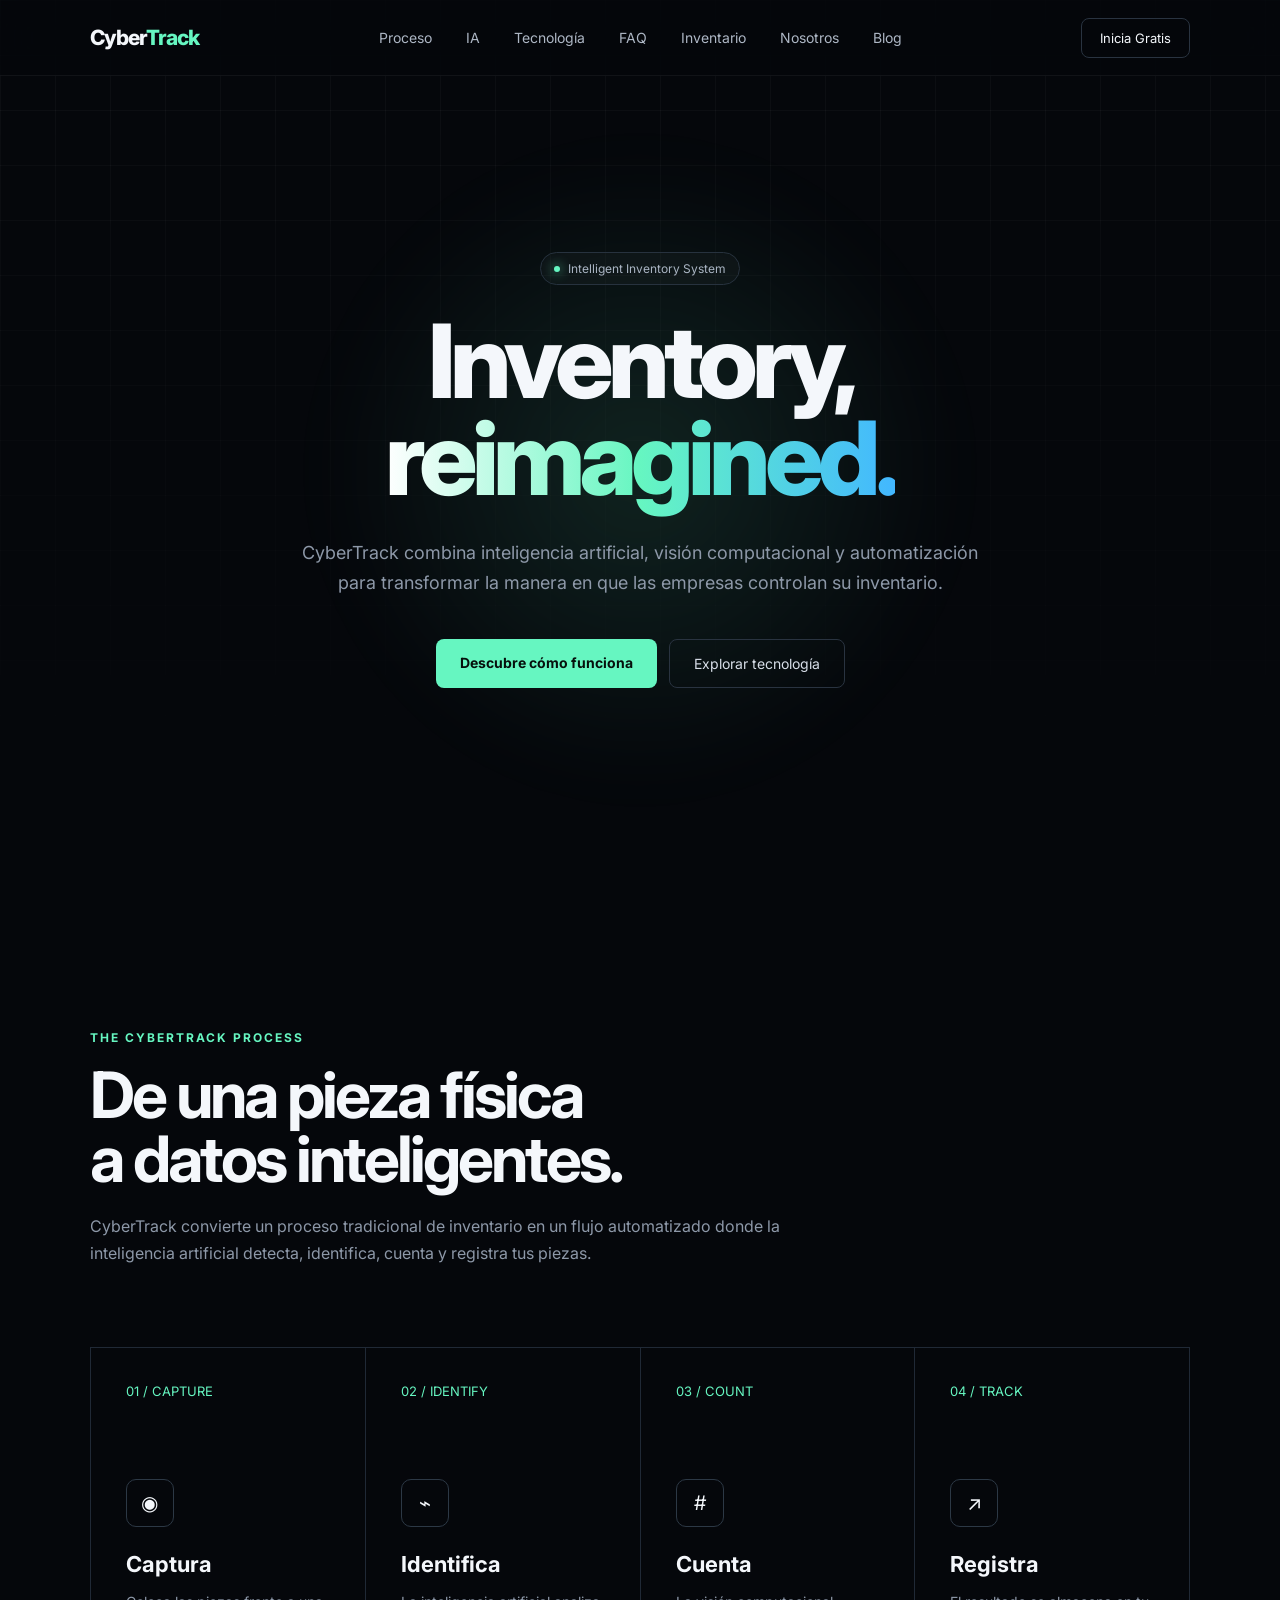
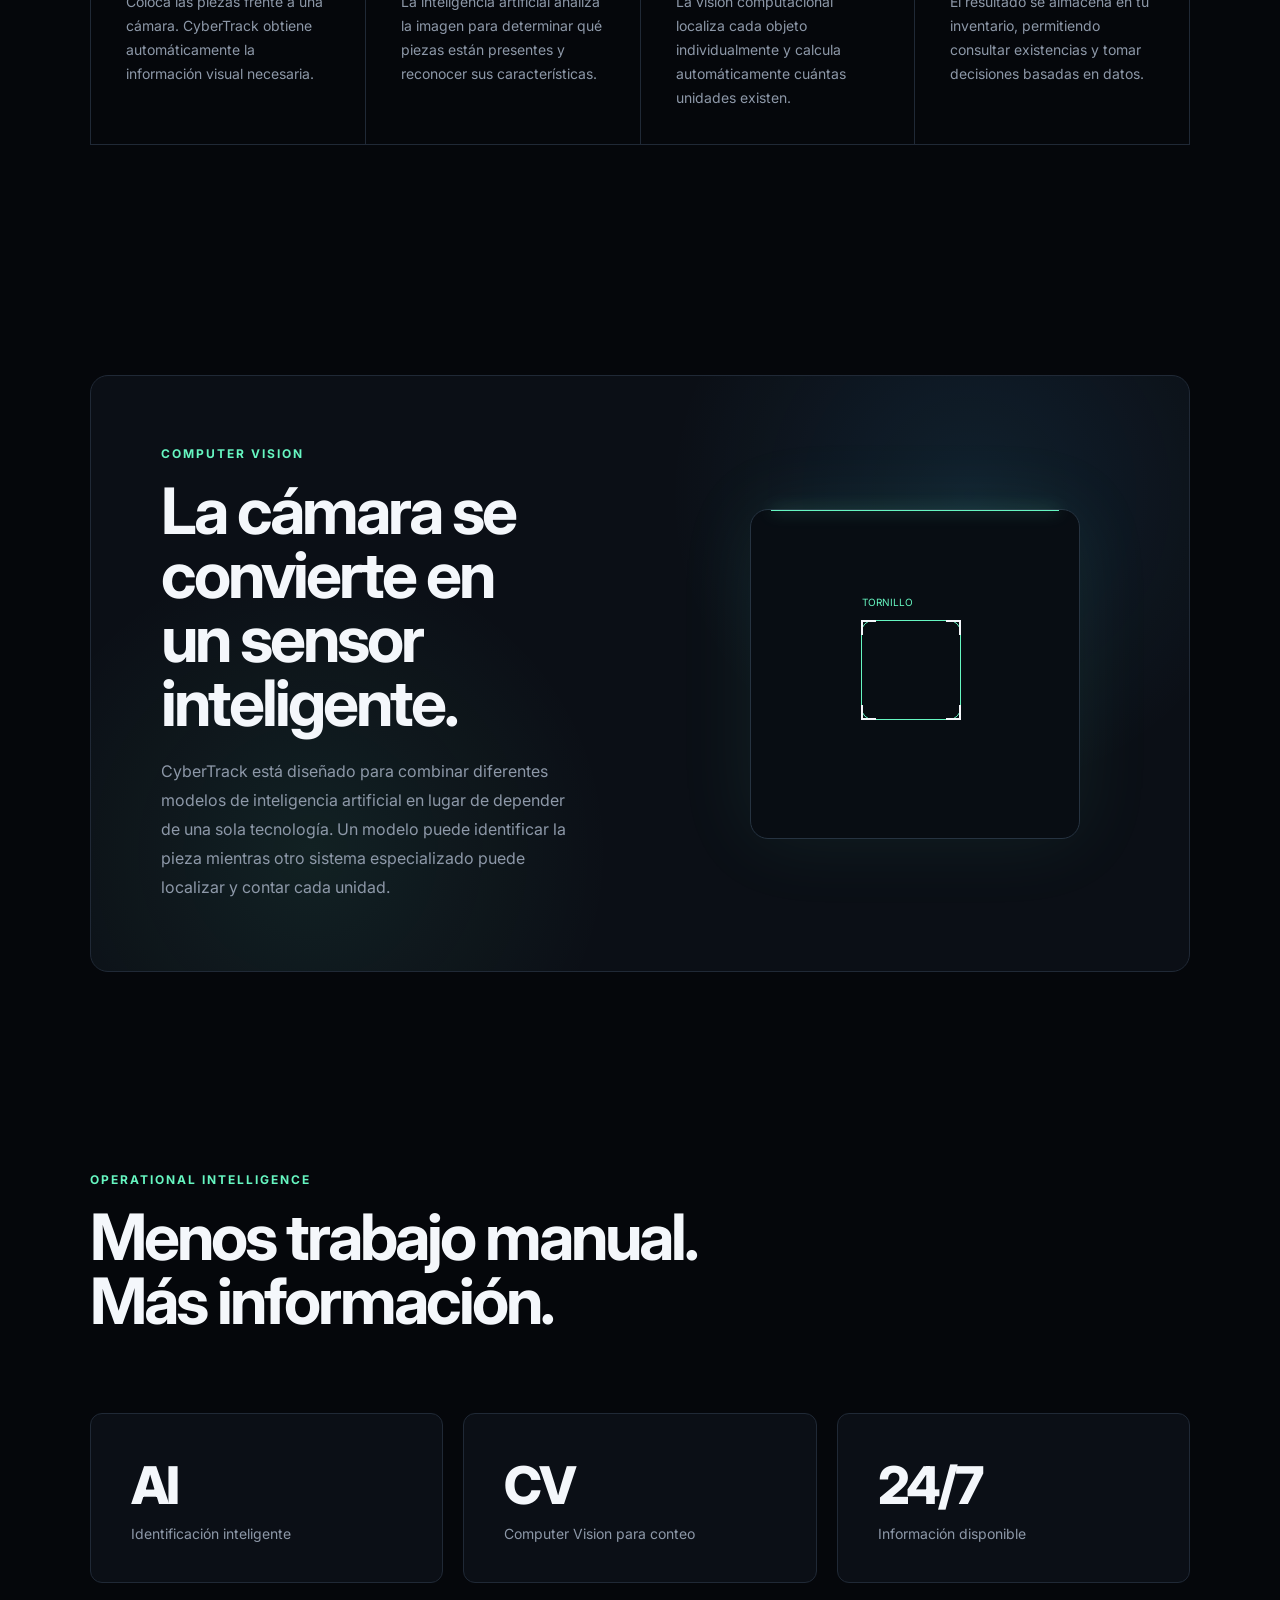
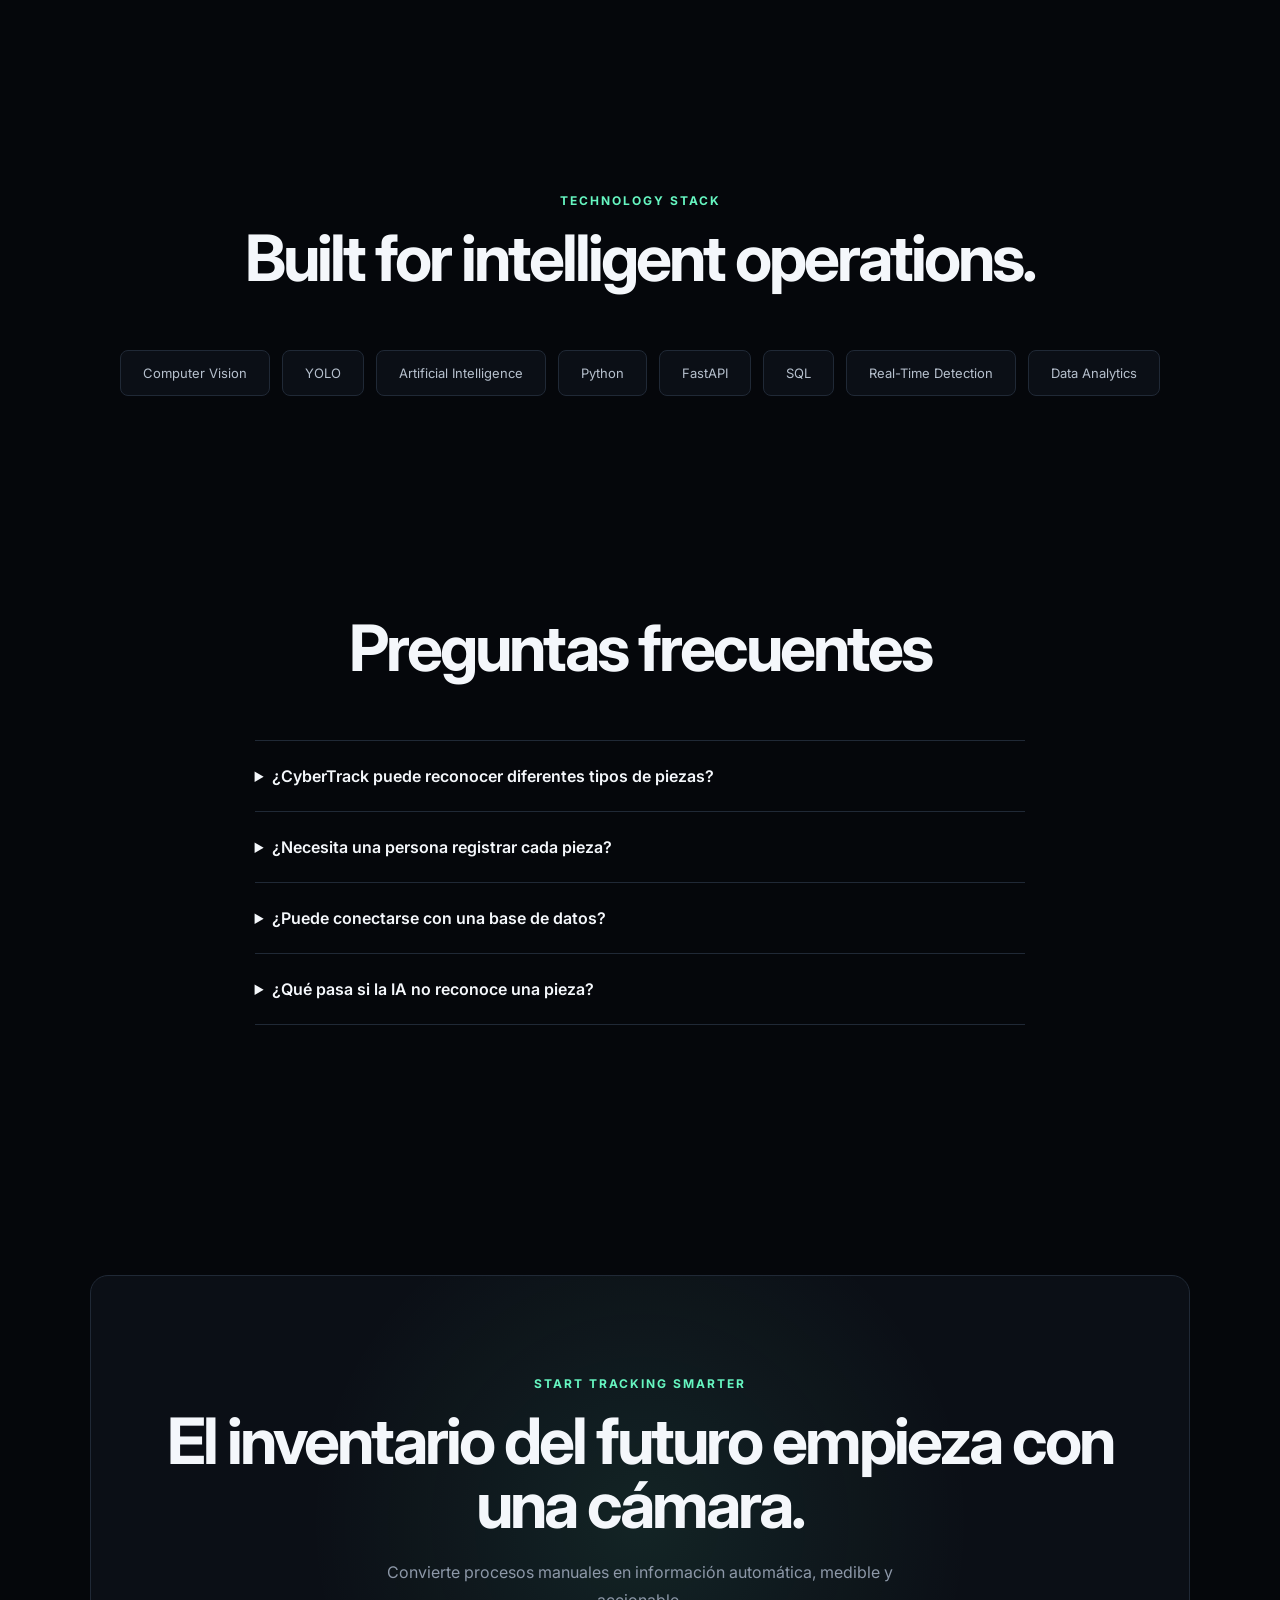
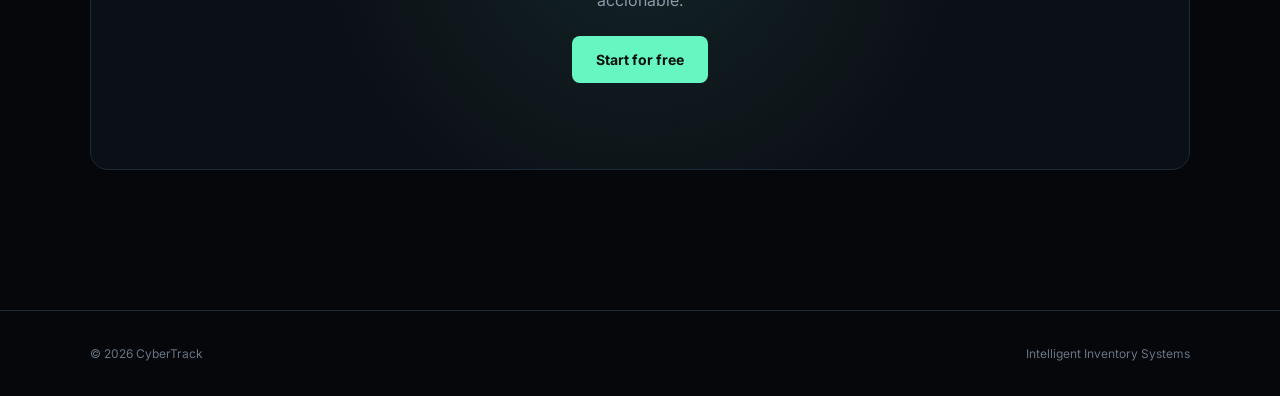
<file: inicio.html>
<!DOCTYPE html>
<html lang="es">
<head>
<meta charset="UTF-8">
<meta name="viewport" content="width=device-width, initial-scale=1.0">

<title>CyberTrack — Intelligent Inventory</title>

<meta name="description" content="CyberTrack transforma el inventario empresarial mediante inteligencia artificial, visión computacional y automatización para identificar, contar y registrar piezas automáticamente.">

<style>

@import url('https://fonts.googleapis.com/css2?family=Inter:wght@400;500;600;700;800&display=swap');

:root{
    --bg:#05070b;
    --surface:#0b0f16;
    --surface2:#101620;
    --border:#202936;
    --text:#f4f7fb;
    --muted:#8d98a8;
    --accent:#66f6c1;
    --accent2:#42b7ff;
}

*{
    margin:0;
    padding:0;
    box-sizing:border-box;
}

html{
    scroll-behavior:smooth;
}

body{
    font-family:Inter,Arial,sans-serif;
    background:var(--bg);
    color:var(--text);
    overflow-x:hidden;
}

a{
    text-decoration:none;
    color:inherit;
}

/* =========================
   NAVBAR
========================= */

nav{
    position:fixed;
    top:0;
    left:0;
    right:0;
    height:76px;
    display:flex;
    align-items:center;
    justify-content:space-between;
    padding:0 7%;
    background:rgba(5,7,11,.75);
    backdrop-filter:blur(20px);
    border-bottom:1px solid rgba(255,255,255,.05);
    z-index:1000;
}

.logo{
    font-size:21px;
    font-weight:800;
    letter-spacing:-1px;
}

.logo span{
    color:var(--accent);
}

.nav-links{
    display:flex;
    gap:34px;
    font-size:14px;
    color:#aeb7c5;
}

.nav-links a{
    transition:.25s;
}

.nav-links a:hover{
    color:white;
}

.nav-btn{
    padding:11px 18px;
    border:1px solid #293340;
    border-radius:8px;
    font-size:13px;
    transition:.25s;
}

.nav-btn:hover{
    border-color:var(--accent);
    color:var(--accent);
}

/* =========================
   HERO
========================= */

.hero{
    min-height:100vh;
    display:flex;
    align-items:center;
    justify-content:center;
    text-align:center;
    position:relative;
    padding:140px 7% 100px;
    overflow:hidden;
}

.grid{
    position:absolute;
    inset:0;

    background-image:
        linear-gradient(rgba(255,255,255,.035) 1px,transparent 1px),
        linear-gradient(90deg,rgba(255,255,255,.035) 1px,transparent 1px);

    background-size:55px 55px;

    mask-image:linear-gradient(to bottom,black,transparent 90%);
}

.glow{
    position:absolute;
    width:700px;
    height:700px;
    background:radial-gradient(circle,rgba(102,246,193,.12),transparent 65%);
    filter:blur(30px);
}

.hero-content{
    position:relative;
    max-width:1000px;
    z-index:2;
}

.eyebrow{
    display:inline-flex;
    align-items:center;
    gap:8px;
    padding:8px 13px;
    border:1px solid #27323e;
    border-radius:100px;
    background:rgba(255,255,255,.025);
    color:#aab5c3;
    font-size:12px;
    margin-bottom:28px;
}

.dot{
    width:6px;
    height:6px;
    background:var(--accent);
    border-radius:50%;
    box-shadow:0 0 12px var(--accent);
}

h1{
    font-size:clamp(52px,8vw,105px);
    line-height:.95;
    letter-spacing:-6px;
    font-weight:800;
    margin-bottom:30px;
}

.gradient{
    background:linear-gradient(90deg,#fff,var(--accent),var(--accent2));
    -webkit-background-clip:text;
    color:transparent;
}

.hero p{
    max-width:680px;
    margin:auto;
    color:var(--muted);
    font-size:18px;
    line-height:1.7;
}

.hero-buttons{
    display:flex;
    justify-content:center;
    gap:12px;
    margin-top:40px;
}

.primary{
    background:var(--accent);
    color:#06100c;
    padding:15px 24px;
    border-radius:8px;
    font-weight:700;
    font-size:14px;
}

.secondary{
    border:1px solid #293340;
    padding:15px 24px;
    border-radius:8px;
    font-size:14px;
    color:#d7dee8;
}

/* =========================
   PROCESS
========================= */

.process{
    padding:130px 7%;
    position:relative;
}

.section-header{
    max-width:720px;
    margin-bottom:80px;
}

.section-label{
    color:var(--accent);
    font-size:12px;
    font-weight:700;
    text-transform:uppercase;
    letter-spacing:2px;
    margin-bottom:18px;
}

h2{
    font-size:clamp(38px,5vw,65px);
    letter-spacing:-3px;
    line-height:1;
    margin-bottom:22px;
}

.section-header p{
    color:var(--muted);
    line-height:1.7;
    font-size:16px;
}

.process-grid{
    display:grid;
    grid-template-columns:repeat(4,1fr);
    gap:1px;
    background:var(--border);
    border:1px solid var(--border);
}

.step{
    min-height:390px;
    background:var(--bg);
    padding:35px;
    position:relative;
    transition:.35s;
}

.step:hover{
    background:var(--surface);
    transform:translateY(-5px);
}

.step-number{
    font-size:13px;
    color:var(--accent);
    margin-bottom:80px;
}

.step-icon{
    width:48px;
    height:48px;
    border:1px solid #2c3845;
    border-radius:10px;
    display:flex;
    align-items:center;
    justify-content:center;
    font-size:20px;
    margin-bottom:24px;
}

.step h3{
    font-size:22px;
    margin-bottom:13px;
}

.step p{
    color:var(--muted);
    font-size:14px;
    line-height:1.7;
}

/* =========================
   AI SECTION
========================= */

.ai-section{
    padding:100px 7%;
}

.ai-box{
    min-height:520px;
    border:1px solid var(--border);
    border-radius:18px;
    background:
        radial-gradient(circle at 80% 20%,rgba(66,183,255,.10),transparent 30%),
        radial-gradient(circle at 20% 80%,rgba(102,246,193,.08),transparent 30%),
        var(--surface);

    display:grid;
    grid-template-columns:1fr 1fr;
    overflow:hidden;
}

.ai-text{
    padding:70px;
    display:flex;
    justify-content:center;
    flex-direction:column;
}

.ai-text p{
    color:var(--muted);
    line-height:1.8;
    max-width:520px;
}

.ai-visual{
    display:flex;
    align-items:center;
    justify-content:center;
    padding:50px;
}

.scan{
    width:330px;
    height:330px;
    border:1px solid #263341;
    border-radius:18px;
    position:relative;
    background:#080d13;
    box-shadow:0 0 80px rgba(102,246,193,.08);
}

.scan-line{
    position:absolute;
    left:20px;
    right:20px;
    height:1px;
    background:var(--accent);
    box-shadow:0 0 15px var(--accent);
    animation:scan 3s infinite;
}

@keyframes scan{
    0%{top:20px}
    50%{top:290px}
    100%{top:20px}
}

.object{
    position:absolute;
    width:100px;
    height:100px;
    border:1px solid var(--accent);
    border-radius:12px;
    left:110px;
    top:110px;
}

.object::before{
    content:"TORNILLO";
    position:absolute;
    top:-25px;
    left:0;
    font-size:10px;
    color:var(--accent);
}

.corner{
    position:absolute;
    width:15px;
    height:15px;
    border-color:var(--accent);
}

.c1{
    top:-1px;
    left:-1px;
    border-top:2px solid;
    border-left:2px solid;
}

.c2{
    top:-1px;
    right:-1px;
    border-top:2px solid;
    border-right:2px solid;
}

.c3{
    bottom:-1px;
    left:-1px;
    border-bottom:2px solid;
    border-left:2px solid;
}

.c4{
    bottom:-1px;
    right:-1px;
    border-bottom:2px solid;
    border-right:2px solid;
}

/* =========================
   STATS
========================= */

.stats{
    padding:100px 7%;
}

.stats-grid{
    display:grid;
    grid-template-columns:repeat(3,1fr);
    gap:20px;
}

.stat{
    padding:40px;
    border:1px solid var(--border);
    background:var(--surface);
    border-radius:12px;
}

.stat-number{
    font-size:52px;
    font-weight:800;
    letter-spacing:-3px;
    margin-bottom:8px;
}

.stat-label{
    color:var(--muted);
    font-size:14px;
}

/* =========================
   TECH
========================= */

.tech{
    padding:110px 7%;
    text-align:center;
}

.tech-grid{
    margin-top:60px;
    display:flex;
    flex-wrap:wrap;
    justify-content:center;
    gap:12px;
}

.tech-pill{
    padding:14px 22px;
    border:1px solid var(--border);
    border-radius:8px;
    background:var(--surface);
    color:#b6c0cd;
    font-size:13px;
}

/* =========================
   FAQ
========================= */

.faq{
    padding:110px 7%;
    max-width:950px;
    margin:auto;
}

.faq h2{
    text-align:center;
    margin-bottom:60px;
}

details{
    border-top:1px solid var(--border);
    padding:25px 0;
}

details:last-child{
    border-bottom:1px solid var(--border);
}

summary{
    cursor:pointer;
    font-size:16px;
    font-weight:600;
}

details p{
    color:var(--muted);
    line-height:1.7;
    margin-top:18px;
    font-size:14px;
}

/* =========================
   CTA
========================= */

.cta{
    padding:140px 7%;
    text-align:center;
}

.cta-box{
    border:1px solid var(--border);
    border-radius:18px;
    padding:100px 30px;
    background:
        radial-gradient(circle,rgba(102,246,193,.09),transparent 55%),
        var(--surface);
}

.cta p{
    color:var(--muted);
    max-width:550px;
    margin:20px auto 35px;
    line-height:1.7;
}

/* =========================
   FOOTER
========================= */

footer{
    border-top:1px solid var(--border);
    padding:35px 7%;
    display:flex;
    justify-content:space-between;
    color:#697483;
    font-size:12px;
}

/* =========================
   RESPONSIVE
========================= */

@media(max-width:900px){

    .nav-links{
        display:none;
    }

    .process-grid{
        grid-template-columns:1fr 1fr;
    }

    .ai-box{
        grid-template-columns:1fr;
    }

    .stats-grid{
        grid-template-columns:1fr;
    }
}

@media(max-width:600px){

    nav{
        padding:0 5%;
    }

    h1{
        letter-spacing:-3px;
    }

    .hero{
        padding-left:5%;
        padding-right:5%;
    }

    .hero-buttons{
        flex-direction:column;
    }

    .process{
        padding-left:5%;
        padding-right:5%;
    }

    .process-grid{
        grid-template-columns:1fr;
    }

    .step{
        min-height:300px;
    }

    .ai-text{
        padding:40px 25px;
    }

    .ai-visual{
        padding:30px;
    }

    .scan{
        width:270px;
        height:270px;
    }

    .object{
        left:85px;
        top:85px;
    }

    .cta-box{
        padding:70px 20px;
    }

    footer{
        flex-direction:column;
        gap:12px;
    }
}

</style>
</head>

<body>

<!-- NAVBAR -->

<nav>

    <a href="#" class="logo">
        Cyber<span>Track</span>
    </a>

    <div class="nav-links">
        <a href="#process">Proceso</a>
        <a href="#ai">IA</a>
        <a href="#technology">Tecnología</a>
        <a href="#faq">FAQ</a>
        <a href="index.html">Inventario</a>
        <a href="nosotros.html">Nosotros</a>
        <a href="blog.html">Blog</a>
    </div>

    <a href="index.html" class="nav-btn">
        Inicia Gratis
    </a>

</nav>


<!-- HERO -->

<section class="hero">

    <div class="grid"></div>
    <div class="glow"></div>

    <div class="hero-content">

        <div class="eyebrow">
            <span class="dot"></span>
            Intelligent Inventory System
        </div>

        <h1>
            Inventory,<br>
            <span class="gradient">reimagined.</span>
        </h1>

        <p>
            CyberTrack combina inteligencia artificial,
            visión computacional y automatización para
            transformar la manera en que las empresas
            controlan su inventario.
        </p>

        <div class="hero-buttons">

            <a href="#process" class="primary">
                Descubre cómo funciona
            </a>

            <a href="#ai" class="secondary">
                Explorar tecnología
            </a>

        </div>

    </div>

</section>


<!-- PROCESS -->

<section class="process" id="process">

    <div class="section-header">

        <div class="section-label">
            The CyberTrack Process
        </div>

        <h2>
            De una pieza física<br>
            a datos inteligentes.
        </h2>

        <p>
            CyberTrack convierte un proceso tradicional de
            inventario en un flujo automatizado donde la
            inteligencia artificial detecta, identifica,
            cuenta y registra tus piezas.
        </p>

    </div>


    <div class="process-grid">

        <div class="step">

            <div class="step-number">01 / CAPTURE</div>

            <div class="step-icon">◉</div>

            <h3>Captura</h3>

            <p>
                Coloca las piezas frente a una cámara.
                CyberTrack obtiene automáticamente la
                información visual necesaria.
            </p>

        </div>


        <div class="step">

            <div class="step-number">02 / IDENTIFY</div>

            <div class="step-icon">⌁</div>

            <h3>Identifica</h3>

            <p>
                La inteligencia artificial analiza la imagen
                para determinar qué piezas están presentes
                y reconocer sus características.
            </p>

        </div>


        <div class="step">

            <div class="step-number">03 / COUNT</div>

            <div class="step-icon">#</div>

            <h3>Cuenta</h3>

            <p>
                La visión computacional localiza cada objeto
                individualmente y calcula automáticamente
                cuántas unidades existen.
            </p>

        </div>


        <div class="step">

            <div class="step-number">04 / TRACK</div>

            <div class="step-icon">↗</div>

            <h3>Registra</h3>

            <p>
                El resultado se almacena en tu inventario,
                permitiendo consultar existencias y tomar
                decisiones basadas en datos.
            </p>

        </div>

    </div>

</section>


<!-- AI -->

<section class="ai-section" id="ai">

    <div class="ai-box">

        <div class="ai-text">

            <div class="section-label">
                Computer Vision
            </div>

            <h2>
                La cámara se convierte
                en un sensor inteligente.
            </h2>

            <p>
                CyberTrack está diseñado para combinar
                diferentes modelos de inteligencia artificial
                en lugar de depender de una sola tecnología.
                Un modelo puede identificar la pieza mientras
                otro sistema especializado puede localizar
                y contar cada unidad.
            </p>

        </div>


        <div class="ai-visual">

            <div class="scan">

                <div class="scan-line"></div>

                <div class="object">

                    <span class="corner c1"></span>
                    <span class="corner c2"></span>
                    <span class="corner c3"></span>
                    <span class="corner c4"></span>

                </div>

            </div>

        </div>

    </div>

</section>


<!-- STATS -->

<section class="stats">

    <div class="section-header">

        <div class="section-label">
            Operational Intelligence
        </div>

        <h2>
            Menos trabajo manual.<br>
            Más información.
        </h2>

    </div>


    <div class="stats-grid">

        <div class="stat">

            <div class="stat-number">
                AI
            </div>

            <div class="stat-label">
                Identificación inteligente
            </div>

        </div>


        <div class="stat">

            <div class="stat-number">
                CV
            </div>

            <div class="stat-label">
                Computer Vision para conteo
            </div>

        </div>


        <div class="stat">

            <div class="stat-number">
                24/7
            </div>

            <div class="stat-label">
                Información disponible
            </div>

        </div>

    </div>

</section>


<!-- TECHNOLOGY -->

<section class="tech" id="technology">

    <div class="section-label">
        Technology Stack
    </div>

    <h2>
        Built for intelligent operations.
    </h2>

    <div class="tech-grid">

        <div class="tech-pill">Computer Vision</div>
        <div class="tech-pill">YOLO</div>
        <div class="tech-pill">Artificial Intelligence</div>
        <div class="tech-pill">Python</div>
        <div class="tech-pill">FastAPI</div>
        <div class="tech-pill">SQL</div>
        <div class="tech-pill">Real-Time Detection</div>
        <div class="tech-pill">Data Analytics</div>

    </div>

</section>


<!-- FAQ -->

<section class="faq" id="faq">

    <h2>
        Preguntas frecuentes
    </h2>

    <details>

        <summary>
            ¿CyberTrack puede reconocer diferentes tipos de piezas?
        </summary>

        <p>
            Sí. El sistema puede entrenarse para reconocer
            diferentes categorías de objetos y posteriormente
            utilizar esa información para organizar el inventario.
        </p>

    </details>


    <details>

        <summary>
            ¿Necesita una persona registrar cada pieza?
        </summary>

        <p>
            No necesariamente. El objetivo del sistema es
            automatizar la captura, identificación y conteo
            para reducir la intervención manual.
        </p>

    </details>


    <details>

        <summary>
            ¿Puede conectarse con una base de datos?
        </summary>

        <p>
            Sí. CyberTrack está diseñado para guardar los
            resultados de las detecciones en una base de datos
            y posteriormente construir dashboards y reportes.
        </p>

    </details>


    <details>

        <summary>
            ¿Qué pasa si la IA no reconoce una pieza?
        </summary>

        <p>
            El sistema puede marcarla como desconocida y
            solicitar una revisión. Esa información puede
            utilizarse posteriormente para mejorar el modelo.
        </p>

    </details>

</section>


<!-- CTA -->

<section class="cta" id="contact">

    <div class="cta-box">

        <div class="section-label">
            Start tracking smarter
        </div>

        <h2>
            El inventario del futuro
            empieza con una cámara.
        </h2>

        <p>
            Convierte procesos manuales en información
            automática, medible y accionable.
        </p>

        <a href="index.html" class="primary">
            Start for free
        </a>

    </div>

</section>


<!-- FOOTER -->

<footer>

    <div>
        © 2026 CyberTrack
    </div>

    <div>
        Intelligent Inventory Systems
    </div>

</footer>


</body>
</html>
</file>
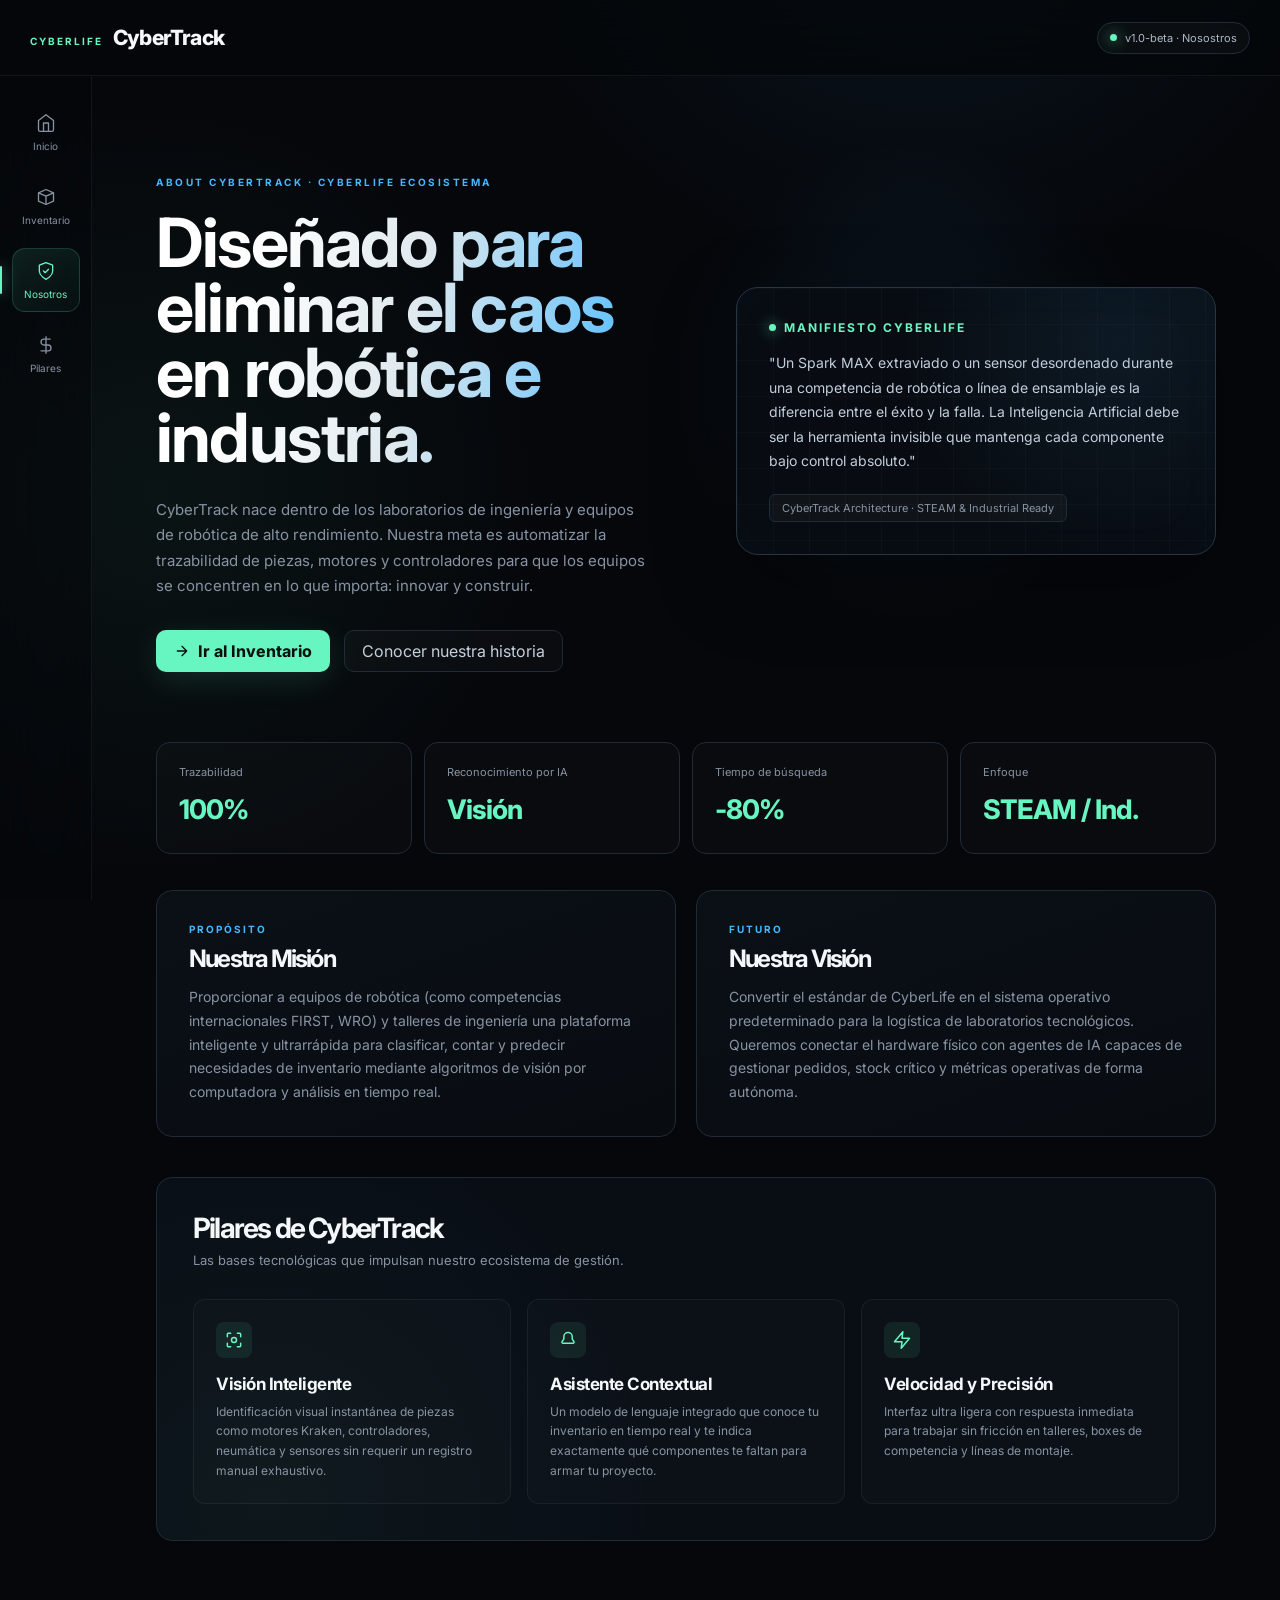
<file: nosotros.html>
<!DOCTYPE html>
<html lang="es">
<head>
<meta charset="UTF-8">
<meta name="viewport" content="width=device-width, initial-scale=1.0">
<meta name="theme-color" content="#05070b">
<title>Nosotros — CyberTrack | CyberLife</title>

<style>
@import url('https://fonts.googleapis.com/css2?family=Inter:wght@400;500;600;700;800&display=swap');

:root{
  --bg:#05070b;
  --surface:#090d13;
  --surface-2:#0d131b;
  --surface-3:#111923;
  --line:#202b38;
  --line-soft:rgba(255,255,255,.055);
  --text:#f5f8fb;
  --muted:#8793a3;
  --muted-2:#5f6b7b;
  --accent:#67f6c1;
  --accent-2:#46b8ff;
  --warning:#ffc857;
  --danger:#ff6b7a;
  --radius:16px;
  --shadow:0 25px 80px rgba(0,0,0,.35);
}

*{box-sizing:border-box;margin:0;padding:0}
html{scroll-behavior:smooth}
body{
  min-height:100vh;
  background:
    radial-gradient(circle at 72% -10%,rgba(70,184,255,.09),transparent 28rem),
    radial-gradient(circle at 12% 30%,rgba(103,246,193,.055),transparent 25rem),
    var(--bg);
  color:var(--text);
  font-family:Inter,system-ui,sans-serif;
  -webkit-font-smoothing:antialiased;
  overflow-x:hidden;
}
button,input{font:inherit}
button{cursor:pointer}
svg{display:block}

/* ---------- TOP BAR ---------- */
.topbar{
  height:76px;
  position:fixed;
  inset:0 0 auto 0;
  z-index:100;
  display:flex;
  align-items:center;
  justify-content:space-between;
  padding:0 30px;
  border-bottom:1px solid var(--line-soft);
  background:rgba(5,7,11,.72);
  backdrop-filter:blur(22px);
}
.brand{display:flex;align-items:baseline;gap:10px}
.brand__eyebrow{
  color:var(--accent);
  font-size:10px;
  font-weight:700;
  letter-spacing:2px;
  text-transform:uppercase;
}
.brand__name{
  font-size:21px;
  font-weight:800;
  letter-spacing:-.8px;
}
.version-badge{
  display:flex;
  align-items:center;
  gap:8px;
  padding:8px 12px;
  border:1px solid var(--line);
  border-radius:999px;
  color:#aeb8c6;
  background:rgba(255,255,255,.025);
  font-size:11px;
}
.version-badge__dot,.dot{
  width:7px;height:7px;border-radius:50%;
  background:var(--accent);
  box-shadow:0 0 14px rgba(103,246,193,.85);
}

/* ---------- LAYOUT ---------- */
.shell{
  display:flex;
  max-width:1540px;
  margin:0 auto;
  padding-top:76px;
}
.rail{
  width:92px;
  min-width:92px;
  position:fixed;
  top:76px;
  bottom:0;
  display:flex;
  flex-direction:column;
  align-items:center;
  gap:10px;
  padding:24px 12px;
  border-right:1px solid var(--line-soft);
  background:rgba(5,7,11,.5);
  backdrop-filter:blur(18px);
}
.rail__item{
  position:relative;
  width:68px;
  min-height:64px;
  border:1px solid transparent;
  border-radius:13px;
  color:var(--muted);
  background:transparent;
  display:flex;
  flex-direction:column;
  align-items:center;
  justify-content:center;
  gap:7px;
  font-size:10px;
  transition:.25s ease;
  text-decoration:none;
}
.rail__item:hover{
  color:#eaf1f7;
  background:rgba(255,255,255,.035);
}
.rail__item.is-active{
  color:var(--accent);
  background:linear-gradient(145deg,rgba(103,246,193,.10),rgba(103,246,193,.025));
  border-color:rgba(103,246,193,.18);
  box-shadow:inset 0 0 30px rgba(103,246,193,.025);
}
.rail__item.is-active:before{
  content:"";
  position:absolute;
  left:-13px;
  width:2px;height:28px;
  border-radius:4px;
  background:var(--accent);
  box-shadow:0 0 14px var(--accent);
}
.rail__icon{width:20px;height:20px}
.main{
  width:calc(100% - 92px);
  margin-left:92px;
  padding:54px clamp(28px,5vw,82px) 100px;
}

/* ---------- SHARED ---------- */
section{scroll-margin-top:100px}
h1,h2,h3{letter-spacing:-1.8px}
h1{font-size:clamp(42px,5.3vw,76px);line-height:.96}
h2{font-size:clamp(28px,3vw,43px);line-height:1.02}
p{line-height:1.7}
.btn-primary,.btn-ghost{
  min-height:42px;
  padding:0 17px;
  border-radius:10px;
  border:1px solid transparent;
  display:inline-flex;
  align-items:center;
  justify-content:center;
  gap:8px;
  text-decoration:none;
  transition:.25s ease;
}
.btn-primary{
  color:#06100c;
  background:var(--accent);
  font-weight:750;
  box-shadow:0 8px 30px rgba(103,246,193,.12);
}
.btn-primary:hover{
  transform:translateY(-2px);
  box-shadow:0 12px 34px rgba(103,246,193,.2);
  filter:brightness(1.04);
}
.btn-ghost{
  color:#c5cfdb;
  border-color:var(--line);
  background:rgba(255,255,255,.025);
}
.btn-ghost:hover{border-color:#394655;color:white;background:rgba(255,255,255,.045)}
.reveal-zoom{animation:rise .6s ease both}
@keyframes rise{
  from{opacity:0;transform:translateY(16px)}
  to{opacity:1;transform:none}
}

/* ---------- HERO ---------- */
.hero{
  min-height:560px;
  display:grid;
  grid-template-columns:minmax(0,1fr) minmax(380px,480px);
  align-items:center;
  gap:clamp(40px,7vw,100px);
  position:relative;
  padding:40px 0 60px;
}
.hero:before{
  content:"";
  position:absolute;
  width:500px;height:500px;
  right:5%;top:0;
  border-radius:50%;
  background:radial-gradient(circle,rgba(70,184,255,.085),transparent 68%);
  pointer-events:none;
}
.hero__text{position:relative;z-index:2}
.hero__text:before{
  content:"ABOUT CYBERTRACK · CYBERLIFE ECOSISTEMA";
  display:inline-flex;
  margin-bottom:22px;
  color:var(--accent-2);
  font-size:10px;
  font-weight:700;
  letter-spacing:2.5px;
}
.hero__text h1{
  max-width:760px;
  background:linear-gradient(100deg,#fff 20%,#dfe9ee 52%,var(--accent-2) 100%);
  -webkit-background-clip:text;
  color:transparent;
}
.hero__text p{
  max-width:650px;
  margin-top:26px;
  color:var(--muted);
  font-size:15px;
}
.hero-actions{
  display:flex;
  align-items:center;
  gap:14px;
  margin-top:31px;
}

/* Card gráfica lateral */
.cyber-manifesto{
  position:relative;
  padding:32px;
  border:1px solid #293543;
  border-radius:22px;
  background:
    linear-gradient(rgba(255,255,255,.02) 1px,transparent 1px),
    linear-gradient(90deg,rgba(255,255,255,.02) 1px,transparent 1px),
    radial-gradient(circle at 80% 20%,rgba(70,184,255,.08),transparent 50%),
    #080c12;
  background-size:36px 36px,36px 36px,auto,auto;
  box-shadow:var(--shadow),inset 0 0 60px rgba(70,184,255,.02);
  overflow:hidden;
}
.cyber-manifesto__title{
  font-size:12px;
  font-weight:700;
  letter-spacing:2px;
  color:var(--accent);
  text-transform:uppercase;
  margin-bottom:16px;
  display:flex;
  align-items:center;
  gap:8px;
}
.cyber-manifesto__body{
  color:#c2cedc;
  font-size:14px;
  line-height:1.75;
}
.cyber-manifesto__tag{
  display:inline-block;
  margin-top:20px;
  padding:6px 12px;
  border-radius:6px;
  border:1px solid var(--line);
  background:rgba(255,255,255,.03);
  color:var(--muted);
  font-size:11px;
}

/* ---------- METRICS ---------- */
.stats{
  display:grid;
  grid-template-columns:repeat(4,1fr);
  gap:12px;
  margin-top:10px;
}
.stat-card{
  min-height:112px;
  padding:22px;
  border:1px solid var(--line);
  border-radius:14px;
  background:rgba(255,255,255,.018);
  transition:.25s;
}
.stat-card:hover{transform:translateY(-3px);border-color:#2d3946;background:rgba(255,255,255,.028)}
.stat-card__label{display:block;color:var(--muted);font-size:11px;margin-bottom:14px}
.stat-card__value{display:block;font-size:27px;font-weight:750;letter-spacing:-1px;color:var(--accent)}

/* ---------- GRID SECTIONS ---------- */
.about-grid{
  display:grid;
  grid-template-columns:repeat(2,1fr);
  gap:20px;
  margin-top:36px;
}
.info-card{
  padding:32px;
  border:1px solid var(--line);
  border-radius:var(--radius);
  background:linear-gradient(160deg,#0b1017,#080c11);
  position:relative;
  transition:.25s;
}
.info-card:hover{border-color:#2f3d4e}
.info-card__badge{
  color:var(--accent-2);
  font-size:10px;
  font-weight:700;
  letter-spacing:2px;
  text-transform:uppercase;
  margin-bottom:12px;
}
.info-card h2{
  font-size:24px;
  margin-bottom:14px;
}
.info-card p{
  color:var(--muted);
  font-size:14px;
  line-height:1.7;
}

/* ---------- PILARES ---------- */
.pillars{
  margin-top:40px;
  padding:36px;
  border:1px solid var(--line);
  border-radius:var(--radius);
  background:
    radial-gradient(circle at 10% 90%,rgba(103,246,193,.04),transparent 40%),
    #090e15;
}
.pillars__head{margin-bottom:28px}
.pillars__head h2{font-size:28px}
.pillars__head p{color:var(--muted);font-size:13px;margin-top:6px}

.pillars-list{
  display:grid;
  grid-template-columns:repeat(3,1fr);
  gap:16px;
}
.pillar-item{
  padding:22px;
  border:1px solid var(--line-soft);
  border-radius:12px;
  background:rgba(255,255,255,.015);
}
.pillar-item__icon{
  width:36px;height:36px;
  border-radius:8px;
  background:rgba(103,246,193,.08);
  color:var(--accent);
  display:grid;place-items:center;
  margin-bottom:16px;
}
.pillar-item h3{
  font-size:17px;
  margin-bottom:8px;
  letter-spacing:-.5px;
}
.pillar-item p{
  color:var(--muted);
  font-size:12px;
  line-height:1.65;
}

/* ---------- MOBILE ---------- */
@media(max-width:1050px){
  .hero{grid-template-columns:1fr}
  .about-grid{grid-template-columns:1fr}
  .pillars-list{grid-template-columns:1fr}
  .stats{grid-template-columns:repeat(2,1fr)}
}
@media(max-width:760px){
  .topbar{padding:0 17px}
  .version-badge{display:none}
  .shell{display:block}
  .rail{
    top:auto;left:0;right:0;bottom:0;
    width:100%;height:68px;min-width:0;
    flex-direction:row;justify-content:space-around;
    padding:6px 8px;z-index:120;
    border-right:0;border-top:1px solid var(--line-soft);
  }
  .rail__item{width:70px;min-height:54px}
  .rail__item.is-active:before{display:none}
  .main{width:100%;margin-left:0;padding:34px 17px 100px}
  .hero{padding-top:28px;min-height:auto}
  .hero__text h1{font-size:42px}
  .stats{grid-template-columns:1fr 1fr}
}
@media(max-width:480px){
  .brand__eyebrow{display:none}
  .brand__name{font-size:19px}
  .hero__text h1{font-size:36px}
  .stats{grid-template-columns:1fr}
}
</style>
</head>

<body>

<!-- ======================= TOP BAR ======================= -->
<header class="topbar">
  <div class="brand">
    <span class="brand__eyebrow">CyberLife</span>
    <span class="brand__name">CyberTrack</span>
  </div>
  <div class="version-badge" title="Fase actual de desarrollo">
    <span class="version-badge__dot"></span>
    v1.0-beta · Nosostros
  </div>
</header>

<div class="shell">

  <!-- ======================= NAV RAIL ======================= -->
  <nav class="rail" aria-label="Navegación principal">
    <!-- BOTÓN DE INICIO -->
    <a href="inicio.html" class="rail__item">
      <svg class="rail__icon" viewBox="0 0 24 24" fill="none">
        <path d="M3 9l9-7 9 7v11a2 2 0 0 1-2 2H5a2 2 0 0 1-2-2z" stroke="currentColor" stroke-width="1.6" stroke-linecap="round" stroke-linejoin="round"/>
        <polyline points="9 22 9 12 15 12 15 22" stroke="currentColor" stroke-width="1.6" stroke-linecap="round" stroke-linejoin="round"/>
      </svg>
      <span>Inicio</span>
    </a>

    <a href="index.html" class="rail__item">
      <svg class="rail__icon" viewBox="0 0 24 24" fill="none"><path d="M3 7l9-4 9 4-9 4-9-4Z" stroke="currentColor" stroke-width="1.6" stroke-linejoin="round"/><path d="M3 7v10l9 4 9-4V7" stroke="currentColor" stroke-width="1.6" stroke-linejoin="round"/><path d="M12 11v10" stroke="currentColor" stroke-width="1.6"/></svg>
      <span>Inventario</span>
    </a>

    <a href="#mision" class="rail__item is-active">
      <svg class="rail__icon" viewBox="0 0 24 24" fill="none"><path d="M12 22s8-4 8-10V5l-8-3-8 3v7c0 6 8 10 8 10Z" stroke="currentColor" stroke-width="1.6" stroke-linecap="round" stroke-linejoin="round"/><path d="m9 12 2 2 4-4" stroke="currentColor" stroke-width="1.6" stroke-linecap="round" stroke-linejoin="round"/></svg>
      <span>Nosotros</span>
    </a>

    <a href="#pilares" class="rail__item">
      <svg class="rail__icon" viewBox="0 0 24 24" fill="none"><path d="M12 2v20M17 5H9.5a3.5 3.5 0 0 0 0 7h5a3.5 3.5 0 0 1 0 7H6" stroke="currentColor" stroke-width="1.6" stroke-linecap="round" stroke-linejoin="round"/></svg>
      <span>Pilares</span>
    </a>
  </nav>

  <!-- ======================= MAIN ======================= -->
  <main class="main">

    <!-- HERO -->
    <section class="hero" id="mision" aria-label="Sobre CyberTrack">
      <div class="hero__text">
        <h1>Diseñado para eliminar el caos en robótica e industria.</h1>
        <p>CyberTrack nace dentro de los laboratorios de ingeniería y equipos de robótica de alto rendimiento. Nuestra meta es automatizar la trazabilidad de piezas, motores y controladores para que los equipos se concentren en lo que importa: innovar y construir.</p>

        <div class="hero-actions">
          <a href="index.html" class="btn-primary">
            <svg viewBox="0 0 24 24" fill="none" width="16" height="16"><path d="M5 12h14M12 5l7 7-7 7" stroke="currentColor" stroke-width="2" stroke-linecap="round" stroke-linejoin="round"/></svg>
            Ir al Inventario
          </a>
          <a href="#historia" class="btn-ghost">Conocer nuestra historia</a>
        </div>
      </div>

      <!-- MANIFIESTO CARD -->
      <div class="cyber-manifesto reveal-zoom">
        <div class="cyber-manifesto__title">
          <span class="dot"></span> Manifiesto CyberLife
        </div>
        <p class="cyber-manifesto__body">
          "Un Spark MAX extraviado o un sensor desordenado durante una competencia de robótica o línea de ensamblaje es la diferencia entre el éxito y la falla. La Inteligencia Artificial debe ser la herramienta invisible que mantenga cada componente bajo control absoluto."
        </p>
        <span class="cyber-manifesto__tag">CyberTrack Architecture · STEAM & Industrial Ready</span>
      </div>
    </section>

    <!-- METRICAS DE IMPACTO -->
    <section class="stats reveal-zoom" aria-label="Impacto">
      <div class="stat-card">
        <span class="stat-card__label">Trazabilidad</span>
        <span class="stat-card__value">100%</span>
      </div>
      <div class="stat-card">
        <span class="stat-card__label">Reconocimiento por IA</span>
        <span class="stat-card__value">Visión</span>
      </div>
      <div class="stat-card">
        <span class="stat-card__label">Tiempo de búsqueda</span>
        <span class="stat-card__value">-80%</span>
      </div>
      <div class="stat-card">
        <span class="stat-card__label">Enfoque</span>
        <span class="stat-card__value">STEAM / Ind.</span>
      </div>
    </section>

    <!-- SOBRE NOSOTROS: MISIÓN Y VISIÓN -->
    <section class="about-grid reveal-zoom" id="historia">
      <div class="info-card">
        <div class="info-card__badge">Propósito</div>
        <h2>Nuestra Misión</h2>
        <p>Proporcionar a equipos de robótica (como competencias internacionales FIRST, WRO) y talleres de ingeniería una plataforma inteligente y ultrarrápida para clasificar, contar y predecir necesidades de inventario mediante algoritmos de visión por computadora y análisis en tiempo real.</p>
      </div>

      <div class="info-card">
        <div class="info-card__badge">Futuro</div>
        <h2>Nuestra Visión</h2>
        <p>Convertir el estándar de CyberLife en el sistema operativo predeterminado para la logística de laboratorios tecnológicos. Queremos conectar el hardware físico con agentes de IA capaces de gestionar pedidos, stock crítico y métricas operativas de forma autónoma.</p>
      </div>
    </section>

    <!-- PILARES TECNOLÓGICOS -->
    <section class="pillars reveal-zoom" id="pilares" aria-label="Pilares de la tecnología">
      <div class="pillars__head">
        <h2>Pilares de CyberTrack</h2>
        <p>Las bases tecnológicas que impulsan nuestro ecosistema de gestión.</p>
      </div>

      <div class="pillars-list">
        <div class="pillar-item">
          <div class="pillar-item__icon">
            <svg width="20" height="20" viewBox="0 0 24 24" fill="none"><path d="M4 8V5a1 1 0 0 1 1-1h3M20 8V5a1 1 0 0 0-1-1h-3M4 16v3a1 1 0 0 0 1 1h3M20 16v3a1 1 0 0 1-1 1h-3" stroke="currentColor" stroke-width="1.8" stroke-linecap="round"/><circle cx="12" cy="12" r="3" stroke="currentColor" stroke-width="1.8"/></svg>
          </div>
          <h3>Visión Inteligente</h3>
          <p>Identificación visual instantánea de piezas como motores Kraken, controladores, neumática y sensores sin requerir un registro manual exhaustivo.</p>
        </div>

        <div class="pillar-item">
          <div class="pillar-item__icon">
            <svg width="20" height="20" viewBox="0 0 24 24" fill="none"><path d="M12 3a5 5 0 0 0-5 5v2.2c0 .5-.16 1-.46 1.4L5 13.8c-.7.9-.06 2.2 1.06 2.2H18c1.13 0 1.76-1.3 1.06-2.2l-1.53-2.2a2.4 2.4 0 0 1-.46-1.4V8a5 5 0 0 0-5-5Z" stroke="currentColor" stroke-width="1.8" stroke-linejoin="round"/></svg>
          </div>
          <h3>Asistente Contextual</h3>
          <p>Un modelo de lenguaje integrado que conoce tu inventario en tiempo real y te indica exactamente qué componentes te faltan para armar tu proyecto.</p>
        </div>

        <div class="pillar-item">
          <div class="pillar-item__icon">
            <svg width="20" height="20" viewBox="0 0 24 24" fill="none"><path d="M13 2L3 14h9l-1 8 10-12h-9l1-8z" stroke="currentColor" stroke-width="1.8" stroke-linecap="round" stroke-linejoin="round"/></svg>
          </div>
          <h3>Velocidad y Precisión</h3>
          <p>Interfaz ultra ligera con respuesta inmediata para trabajar sin fricción en talleres, boxes de competencia y líneas de montaje.</p>
        </div>
      </div>
    </section>

  </main>
</div>

</body>
</html>
</file>
